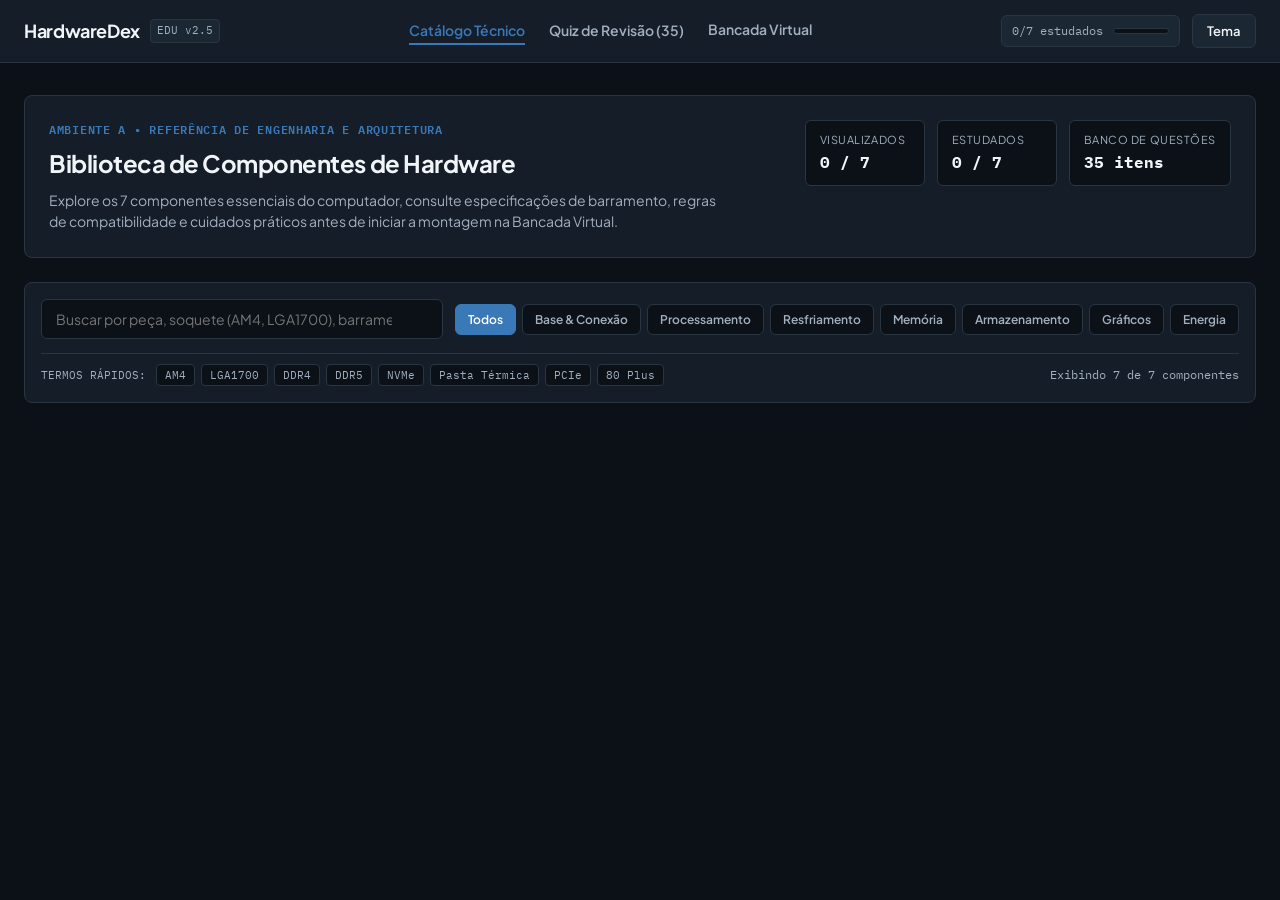
<file: index.html>
<!doctype html>
<html lang="pt-BR" class="dark">
  <head>
    <meta charset="UTF-8" />
    <meta name="viewport" content="width=device-width, initial-scale=1.0" />
    <title>HardwareDex — Plataforma Educacional de Hardware</title>
    <meta name="description" content="Plataforma educacional interativa de hardware com Biblioteca Técnica de Componentes e Bancada Virtual de Montagem e Diagnóstico de Computadores." />
    <meta property="og:title" content="HardwareDex — Plataforma Educacional de Hardware" />
    <meta property="og:description" content="Plataforma educacional interativa de hardware com Biblioteca Técnica de Componentes e Bancada Virtual de Montagem e Diagnóstico de Computadores." />
    <meta property="og:type" content="website" />
    <meta name="twitter:card" content="summary_large_image" />
    <link rel="preconnect" href="https://fonts.googleapis.com" />
    <link rel="preconnect" href="https://fonts.gstatic.com" crossorigin />
    <link href="https://fonts.googleapis.com/css2?family=IBM+Plex+Mono:wght@400;500;600&family=Plus+Jakarta+Sans:wght@400;500;600;700&display=swap" rel="stylesheet" />
  </head>
  <body class="bg-[#F8FAFC] dark:bg-[#0C1118] text-[#0F172A] dark:text-[#F2F5F8] antialiased selection:bg-[#3979B7]/30">
    <div id="root"></div>
    <script type="module" src="./src/main.tsx" onerror="window.location.replace('./biblioteca.html')"></script>
    <script>
      window.addEventListener('load', function () {
        setTimeout(function () {
          var root = document.getElementById('root');
          if (!window.__HARDWAREDEX_VITE_ACTIVE__ && (!root || !root.hasChildNodes())) {
            window.location.replace('./biblioteca.html');
          }
        }, 400);
      });
    </script>
  </body>
</html>
</file>
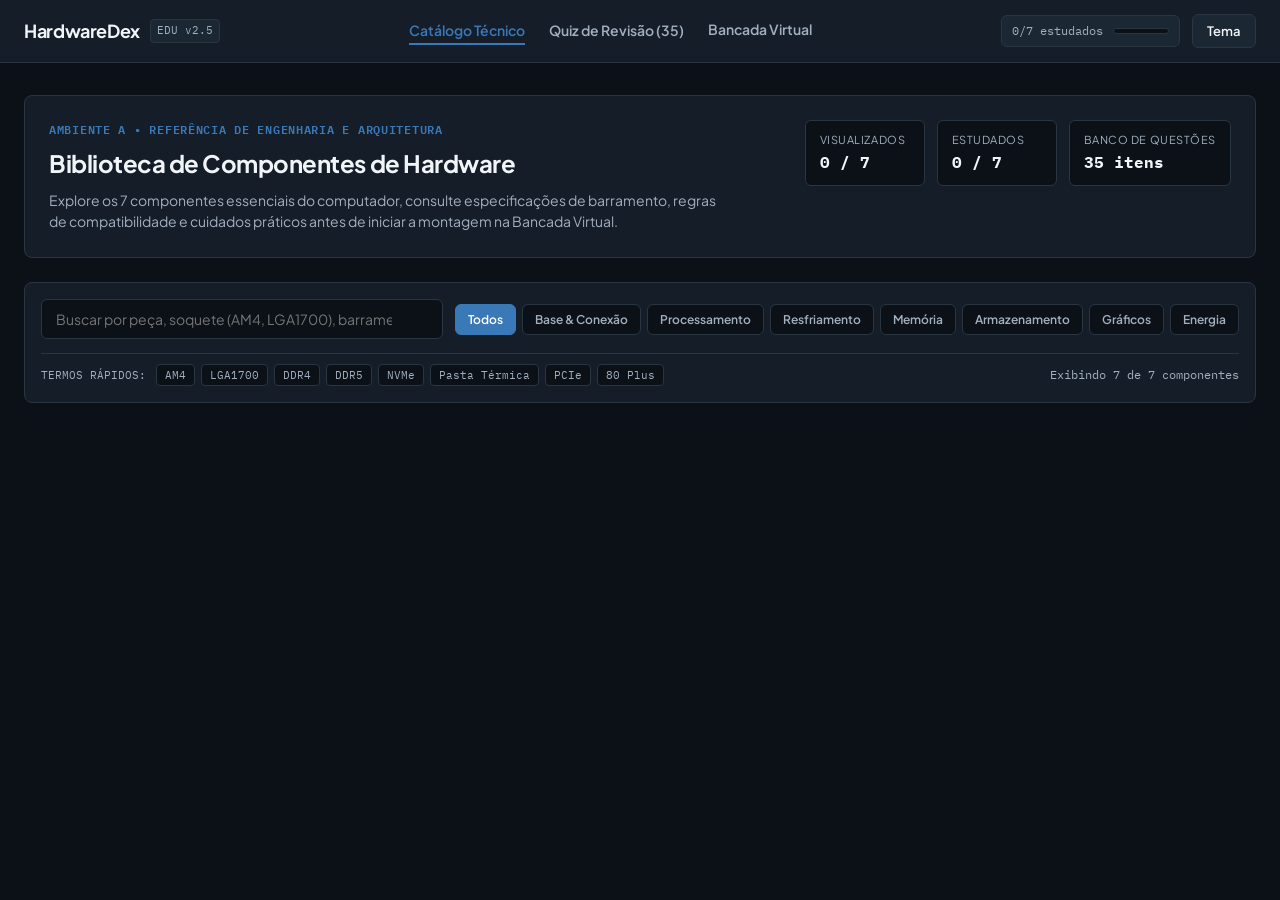
<file: biblioteca.html>
<!DOCTYPE html>
<html lang="pt-BR" class="dark">
<head>
  <meta charset="UTF-8" />
  <meta name="viewport" content="width=device-width, initial-scale=1.0" />
  <title>HardwareDex — Biblioteca Técnica de Hardware</title>
  <meta name="description" content="Catálogo educacional interativo de componentes de hardware, fichas técnicas e quiz de 35 questões do projeto HardwareDex." />
  <link rel="preconnect" href="https://fonts.googleapis.com" />
  <link rel="preconnect" href="https://fonts.gstatic.com" crossorigin />
  <link href="https://fonts.googleapis.com/css2?family=IBM+Plex+Mono:wght@400;500;600&family=Plus+Jakarta+Sans:wght@400;500;600;700&display=swap" rel="stylesheet" />
  <style>
    :root {
      --bg: #F8FAFC;
      --surface: #FFFFFF;
      --surface-elevated: #F1F5F9;
      --primary: #2563EB;
      --primary-hover: #1D4ED8;
      --text: #0F172A;
      --text-secondary: #475569;
      --border: #E2E8F0;
      --success: #10B981;
      --warning: #F59E0B;
      --error: #EF4444;
      --font-sans: 'Plus Jakarta Sans', -apple-system, BlinkMacSystemFont, 'Segoe UI', sans-serif;
      --font-mono: 'IBM Plex Mono', monospace;
    }

    html.dark {
      --bg: #0C1118;
      --surface: #151D28;
      --surface-elevated: #1C2734;
      --primary: #3979B7;
      --primary-hover: #5397D1;
      --text: #F2F5F8;
      --text-secondary: #A2AFBE;
      --border: #2A3542;
    }

    * { box-sizing: border-box; margin: 0; padding: 0; }

    body {
      font-family: var(--font-sans);
      background-color: var(--bg);
      color: var(--text);
      min-height: 100vh;
      display: flex;
      flex-direction: column;
      line-height: 1.55;
      overflow-x: hidden;
    }

    :focus-visible {
      outline: 2px solid var(--primary);
      outline-offset: 2px;
    }

    @media (prefers-reduced-motion: reduce) {
      *, *::before, *::after {
        animation-duration: 0.01ms !important;
        animation-iteration-count: 1 !important;
        transition-duration: 0.01ms !important;
        scroll-behavior: auto !important;
      }
    }

    /* Header (3 Zones) */
    .topbar {
      background: var(--surface);
      border-bottom: 1px solid var(--border);
      padding: 0.875rem 1.5rem;
      position: sticky;
      top: 0;
      z-index: 40;
    }

    .topbar-inner {
      max-width: 1280px;
      margin: 0 auto;
      display: flex;
      align-items: center;
      justify-content: space-between;
      gap: 1.25rem;
      flex-wrap: wrap;
    }

    .brand-group {
      display: flex;
      align-items: center;
      gap: 0.625rem;
    }

    .brand {
      font-size: 1.125rem;
      font-weight: 700;
      color: var(--text);
      text-decoration: none;
      letter-spacing: -0.02em;
    }

    .brand-tag {
      font-family: var(--font-mono);
      font-size: 0.6875rem;
      color: var(--text-secondary);
      border: 1px solid var(--border);
      background: var(--surface-elevated);
      padding: 0.125rem 0.375rem;
      border-radius: 4px;
    }

    .nav-links {
      display: flex;
      align-items: center;
      gap: 1.5rem;
    }

    .nav-link {
      font-size: 0.875rem;
      font-weight: 600;
      color: var(--text-secondary);
      text-decoration: none;
      padding: 0.25rem 0;
      border-bottom: 2px solid transparent;
      transition: color 0.15s, border-color 0.15s;
      white-space: nowrap;
      background: none;
      border-top: none;
      border-left: none;
      border-right: none;
      cursor: pointer;
      font-family: inherit;
    }

    .nav-link:hover { color: var(--text); }
    .nav-link.active {
      color: var(--primary);
      border-bottom-color: var(--primary);
    }

    .topbar-actions {
      display: flex;
      align-items: center;
      gap: 0.75rem;
    }

    .progress-pill {
      display: flex;
      align-items: center;
      gap: 0.625rem;
      font-size: 0.75rem;
      color: var(--text-secondary);
      font-family: var(--font-mono);
      font-variant-numeric: tabular-nums;
      background: var(--surface-elevated);
      padding: 0.375rem 0.625rem;
      border-radius: 6px;
      border: 1px solid var(--border);
    }

    .progress-bar-wrap {
      width: 56px;
      height: 6px;
      background: var(--bg);
      border-radius: 3px;
      overflow: hidden;
      border: 1px solid var(--border);
    }

    .progress-bar-fill {
      height: 100%;
      background: var(--success);
      transition: width 0.25s ease;
    }

    .btn {
      display: inline-flex;
      align-items: center;
      justify-content: center;
      gap: 0.5rem;
      padding: 0.5rem 0.875rem;
      font-size: 0.8125rem;
      font-weight: 600;
      border-radius: 6px;
      border: 1px solid var(--border);
      background: var(--surface-elevated);
      color: var(--text);
      cursor: pointer;
      text-decoration: none;
      transition: background 0.15s, border-color 0.15s, color 0.15s;
      font-family: inherit;
      white-space: nowrap;
    }

    .btn:hover:not(:disabled) {
      border-color: var(--primary);
    }

    .btn:disabled {
      opacity: 0.45;
      cursor: not-allowed;
    }

    .btn-primary {
      background: var(--primary);
      border-color: var(--primary);
      color: #FFFFFF;
    }

    .btn-primary:hover:not(:disabled) {
      background: var(--primary-hover);
      border-color: var(--primary-hover);
    }

    .btn-success {
      background: rgba(16, 185, 129, 0.12);
      border-color: rgba(16, 185, 129, 0.4);
      color: var(--success);
    }

    .main-container {
      max-width: 1280px;
      width: 100%;
      margin: 0 auto;
      padding: 2rem 1.5rem 4rem;
      flex: 1;
    }

    /* Hero Banner */
    .hero-panel {
      background: var(--surface);
      border: 1px solid var(--border);
      border-radius: 8px;
      padding: 1.5rem;
      margin-bottom: 1.5rem;
      display: flex;
      justify-content: space-between;
      align-items: flex-start;
      gap: 1.5rem;
      flex-wrap: wrap;
    }

    .hero-eyebrow {
      font-family: var(--font-mono);
      font-size: 0.75rem;
      text-transform: uppercase;
      letter-spacing: 0.06em;
      color: var(--primary);
      margin-bottom: 0.375rem;
      font-weight: 600;
    }

    .hero-title {
      font-size: 1.5rem;
      font-weight: 700;
      letter-spacing: -0.02em;
      margin-bottom: 0.5rem;
    }

    .hero-subtitle {
      font-size: 0.875rem;
      color: var(--text-secondary);
      max-width: 68ch;
    }

    .stats-row {
      display: flex;
      gap: 0.75rem;
      flex-wrap: wrap;
    }

    .stat-card {
      background: var(--bg);
      border: 1px solid var(--border);
      border-radius: 6px;
      padding: 0.625rem 0.875rem;
      min-width: 120px;
    }

    .stat-label {
      font-size: 0.6875rem;
      text-transform: uppercase;
      letter-spacing: 0.05em;
      color: var(--text-secondary);
      display: block;
    }

    .stat-value {
      font-family: var(--font-mono);
      font-size: 1rem;
      font-weight: 700;
      font-variant-numeric: tabular-nums;
      margin-top: 0.125rem;
      display: block;
    }

    /* Controls Bar */
    .controls-panel {
      background: var(--surface);
      border: 1px solid var(--border);
      border-radius: 8px;
      padding: 1rem;
      margin-bottom: 1.5rem;
      display: flex;
      flex-direction: column;
      gap: 0.875rem;
    }

    .controls-top {
      display: flex;
      gap: 0.75rem;
      flex-wrap: wrap;
      align-items: center;
      justify-content: space-between;
    }

    .search-box {
      position: relative;
      flex: 1 1 300px;
    }

    .search-input {
      width: 100%;
      padding: 0.625rem 2.25rem 0.625rem 0.875rem;
      font-size: 0.875rem;
      border-radius: 6px;
      border: 1px solid var(--border);
      background: var(--bg);
      color: var(--text);
      font-family: inherit;
    }

    .search-clear {
      position: absolute;
      right: 0.5rem;
      top: 50%;
      transform: translateY(-50%);
      background: none;
      border: none;
      color: var(--text-secondary);
      cursor: pointer;
      padding: 0.25rem;
      font-size: 0.875rem;
      display: none;
    }

    .filter-group {
      display: flex;
      gap: 0.375rem;
      flex-wrap: wrap;
    }

    .filter-btn {
      padding: 0.4375rem 0.75rem;
      font-size: 0.75rem;
      font-weight: 600;
      border-radius: 6px;
      border: 1px solid var(--border);
      background: var(--bg);
      color: var(--text-secondary);
      cursor: pointer;
      transition: all 0.15s;
      font-family: inherit;
    }

    .filter-btn:hover {
      color: var(--text);
      border-color: var(--primary);
    }

    .filter-btn.active {
      background: var(--primary);
      border-color: var(--primary);
      color: #FFFFFF;
    }

    .controls-bottom {
      display: flex;
      align-items: center;
      justify-content: space-between;
      gap: 0.75rem;
      flex-wrap: wrap;
      padding-top: 0.625rem;
      border-top: 1px solid var(--border);
    }

    .quick-terms {
      display: flex;
      align-items: center;
      gap: 0.375rem;
      flex-wrap: wrap;
    }

    .quick-label {
      font-family: var(--font-mono);
      font-size: 0.6875rem;
      text-transform: uppercase;
      color: var(--text-secondary);
      margin-right: 0.25rem;
    }

    .term-btn {
      font-family: var(--font-mono);
      font-size: 0.6875rem;
      padding: 0.1875rem 0.5rem;
      border-radius: 4px;
      border: 1px solid var(--border);
      background: var(--bg);
      color: var(--text-secondary);
      cursor: pointer;
    }

    .term-btn:hover, .term-btn.active {
      border-color: var(--primary);
      color: var(--primary);
    }

    .results-counter {
      font-family: var(--font-mono);
      font-size: 0.75rem;
      color: var(--text-secondary);
      font-variant-numeric: tabular-nums;
    }

    /* Component Grid */
    .catalog-grid {
      display: grid;
      grid-template-columns: repeat(auto-fill, minmax(340px, 1fr));
      gap: 1.25rem;
    }

    .hw-card {
      background: var(--surface);
      border: 1px solid var(--border);
      border-radius: 8px;
      display: flex;
      flex-direction: column;
      overflow: hidden;
      transition: border-color 0.15s;
    }

    .hw-card:hover {
      border-color: var(--primary);
    }

    .hw-card.studied {
      border-color: rgba(16, 185, 129, 0.45);
    }

    .card-media {
      height: 185px;
      background: var(--bg);
      border-bottom: 1px solid var(--border);
      position: relative;
      display: flex;
      align-items: center;
      justify-content: center;
      padding: 1rem;
      overflow: hidden;
    }

    .card-media img {
      max-height: 100%;
      max-width: 100%;
      object-fit: contain;
    }

    .card-svg-fallback {
      width: 100%;
      height: 100%;
      display: flex;
      align-items: center;
      justify-content: center;
    }

    .card-badges-top {
      position: absolute;
      top: 0.625rem;
      left: 0.625rem;
      right: 0.625rem;
      display: flex;
      justify-content: space-between;
      align-items: center;
      gap: 0.5rem;
      pointer-events: none;
    }

    .badge-cat {
      font-family: var(--font-mono);
      font-size: 0.6875rem;
      font-weight: 600;
      padding: 0.1875rem 0.5rem;
      border-radius: 4px;
      background: var(--surface);
      border: 1px solid var(--border);
      color: var(--text-secondary);
    }

    .badge-status {
      font-family: var(--font-mono);
      font-size: 0.6875rem;
      font-weight: 600;
      padding: 0.1875rem 0.5rem;
      border-radius: 4px;
      border: 1px solid var(--border);
      background: var(--surface);
      color: var(--text-secondary);
    }

    .badge-status.studied {
      background: rgba(16, 185, 129, 0.15);
      border-color: rgba(16, 185, 129, 0.4);
      color: var(--success);
    }

    .badge-status.viewed {
      background: rgba(57, 121, 183, 0.15);
      border-color: rgba(57, 121, 183, 0.4);
      color: var(--primary);
    }

    .card-body {
      padding: 1.25rem;
      display: flex;
      flex-direction: column;
      flex: 1;
      gap: 0.75rem;
    }

    .card-title {
      font-size: 1.0625rem;
      font-weight: 700;
      color: var(--text);
    }

    .card-summary {
      font-size: 0.84375rem;
      color: var(--text-secondary);
      display: -webkit-box;
      -webkit-line-clamp: 3;
      -webkit-box-orient: vertical;
      overflow: hidden;
    }

    .card-analogy {
      background: var(--bg);
      border-left: 3px solid var(--primary);
      padding: 0.5rem 0.75rem;
      border-radius: 0 4px 4px 0;
      font-size: 0.78125rem;
      color: var(--text-secondary);
    }

    .card-analogy strong {
      color: var(--text);
      font-family: var(--font-mono);
      font-size: 0.6875rem;
      text-transform: uppercase;
      display: block;
      margin-bottom: 0.125rem;
    }

    .card-actions {
      margin-top: auto;
      padding-top: 0.875rem;
      border-top: 1px solid var(--border);
      display: flex;
      gap: 0.5rem;
    }

    .card-actions .btn {
      flex: 1;
    }

    /* Empty State */
    .empty-state {
      background: var(--surface);
      border: 1px solid var(--border);
      border-radius: 8px;
      padding: 3rem 1.5rem;
      text-align: center;
      display: none;
    }

    .empty-state h3 {
      font-size: 1.125rem;
      margin-bottom: 0.375rem;
    }

    .empty-state p {
      font-size: 0.875rem;
      color: var(--text-secondary);
      margin-bottom: 1rem;
    }

    /* Modal Datasheet */
    .modal-backdrop {
      position: fixed;
      inset: 0;
      background: rgba(6, 10, 15, 0.78);
      z-index: 60;
      display: none;
      align-items: center;
      justify-content: center;
      padding: 1rem;
    }

    .modal-backdrop.open {
      display: flex;
    }

    .modal-dialog {
      background: var(--surface);
      border: 1px solid var(--border);
      border-radius: 8px;
      max-width: 900px;
      width: 100%;
      max-height: 90vh;
      display: flex;
      flex-direction: column;
      overflow: hidden;
    }

    .modal-header {
      padding: 1.125rem 1.5rem;
      border-bottom: 1px solid var(--border);
      display: flex;
      align-items: center;
      justify-content: space-between;
      gap: 1rem;
      background: var(--surface-elevated);
    }

    .modal-body {
      padding: 1.5rem;
      overflow-y: auto;
      display: flex;
      flex-direction: column;
      gap: 1.25rem;
    }

    .modal-hero {
      display: grid;
      grid-template-columns: 240px 1fr;
      gap: 1.25rem;
      background: var(--bg);
      border: 1px solid var(--border);
      border-radius: 8px;
      padding: 1rem;
      align-items: center;
    }

    .modal-media {
      height: 170px;
      display: flex;
      align-items: center;
      justify-content: center;
      background: var(--surface);
      border: 1px solid var(--border);
      border-radius: 6px;
      padding: 0.75rem;
    }

    .modal-media img {
      max-width: 100%;
      max-height: 100%;
      object-fit: contain;
    }

    .modal-grid {
      display: grid;
      grid-template-columns: repeat(auto-fit, minmax(260px, 1fr));
      gap: 1rem;
    }

    .info-box {
      background: var(--bg);
      border: 1px solid var(--border);
      border-radius: 6px;
      padding: 1rem;
    }

    .info-box h4 {
      font-family: var(--font-mono);
      font-size: 0.75rem;
      text-transform: uppercase;
      letter-spacing: 0.05em;
      color: var(--primary);
      margin-bottom: 0.625rem;
    }

    .info-list {
      list-style: none;
      display: flex;
      flex-direction: column;
      gap: 0.4375rem;
      font-size: 0.84375rem;
      color: var(--text-secondary);
    }

    .info-list li {
      position: relative;
      padding-left: 0.875rem;
    }

    .info-list li::before {
      content: "•";
      position: absolute;
      left: 0;
      color: var(--primary);
      font-weight: bold;
    }

    .modal-footer {
      padding: 1rem 1.5rem;
      border-top: 1px solid var(--border);
      background: var(--surface-elevated);
      display: flex;
      align-items: center;
      justify-content: space-between;
      gap: 1rem;
      flex-wrap: wrap;
    }

    /* Quiz View */
    .quiz-section {
      display: none;
      max-width: 820px;
      margin: 0 auto;
    }

    .quiz-section.active {
      display: block;
    }

    .quiz-card {
      background: var(--surface);
      border: 1px solid var(--border);
      border-radius: 8px;
      padding: 1.5rem;
      margin-bottom: 1.25rem;
    }

    .option-btn {
      width: 100%;
      text-align: left;
      padding: 0.875rem 1rem;
      border-radius: 6px;
      border: 1px solid var(--border);
      background: var(--bg);
      color: var(--text);
      font-size: 0.875rem;
      font-family: inherit;
      cursor: pointer;
      display: flex;
      align-items: flex-start;
      gap: 0.75rem;
      transition: border-color 0.15s, background 0.15s;
    }

    .option-btn:hover:not(:disabled) {
      border-color: var(--primary);
    }

    .option-btn.selected {
      border-color: var(--primary);
      background: rgba(57, 121, 183, 0.14);
    }

    .option-btn.correct {
      border-color: var(--success);
      background: rgba(16, 185, 129, 0.14);
    }

    .option-btn.wrong {
      border-color: var(--error);
      background: rgba(239, 68, 68, 0.14);
    }

    .option-letter {
      font-family: var(--font-mono);
      font-size: 0.75rem;
      font-weight: 700;
      width: 24px;
      height: 24px;
      border-radius: 4px;
      border: 1px solid var(--border);
      display: inline-flex;
      align-items: center;
      justify-content: center;
      flex-shrink: 0;
      text-transform: uppercase;
    }

    .feedback-panel {
      margin-top: 1rem;
      padding: 1rem;
      border-radius: 6px;
      border: 1px solid var(--border);
      background: var(--bg);
      font-size: 0.84375rem;
    }

    .feedback-panel.correct {
      border-color: rgba(16, 185, 129, 0.45);
      background: rgba(16, 185, 129, 0.08);
    }

    .feedback-panel.wrong {
      border-color: rgba(239, 68, 68, 0.45);
      background: rgba(239, 68, 68, 0.08);
    }

    @media (max-width: 720px) {
      .modal-hero {
        grid-template-columns: 1fr;
      }
      .catalog-grid {
        grid-template-columns: 1fr;
      }
    }
  </style>
</head>
<body>
  <!-- Header 3 Zones -->
  <header class="topbar">
    <div class="topbar-inner">
      <div class="brand-group">
        <a href="./biblioteca.html" class="brand">HardwareDex</a>
        <span class="brand-tag">EDU v2.5</span>
      </div>

      <nav class="nav-links" aria-label="Navegação Principal">
        <button type="button" class="nav-link active" id="navCatalogBtn">Catálogo Técnico</button>
        <button type="button" class="nav-link" id="navQuizBtn">Quiz de Revisão (35)</button>
        <a href="./ferramenta.html" class="nav-link">Bancada Virtual</a>
      </nav>

      <div class="topbar-actions">
        <div class="progress-pill" title="Componentes visualizados e estudados">
          <span id="progressText">0/7 estudados</span>
          <div class="progress-bar-wrap" aria-hidden="true">
            <div class="progress-bar-fill" id="progressBarFill" style="width: 0%"></div>
          </div>
        </div>
        <button type="button" class="btn" id="themeToggleBtn" aria-label="Alternar tema claro ou escuro">
          Tema
        </button>
      </div>
    </div>
  </header>

  <main class="main-container">
    <!-- CATALOG SECTION -->
    <section id="catalogSection">
      <div class="hero-panel">
        <div>
          <p class="hero-eyebrow">Ambiente A • Referência de Engenharia e Arquitetura</p>
          <h1 class="hero-title">Biblioteca de Componentes de Hardware</h1>
          <p class="hero-subtitle">
            Explore os 7 componentes essenciais do computador, consulte especificações de barramento, regras de compatibilidade e cuidados práticos antes de iniciar a montagem na Bancada Virtual.
          </p>
        </div>
        <div class="stats-row">
          <div class="stat-card">
            <span class="stat-label">Visualizados</span>
            <span class="stat-value" id="statViewedCount">0 / 7</span>
          </div>
          <div class="stat-card">
            <span class="stat-label">Estudados</span>
            <span class="stat-value" id="statStudiedCount">0 / 7</span>
          </div>
          <div class="stat-card">
            <span class="stat-label">Banco de Questões</span>
            <span class="stat-value">35 itens</span>
          </div>
        </div>
      </div>

      <!-- Search and Filters -->
      <div class="controls-panel" role="search" aria-label="Filtros e busca técnica">
        <div class="controls-top">
          <div class="search-box">
            <input
              type="search"
              id="searchInput"
              class="search-input"
              placeholder="Buscar por peça, soquete (AM4, LGA1700), barramento (PCIe, NVMe, DDR4)..."
              aria-label="Buscar componente por nome, função ou termo técnico"
            />
            <button type="button" id="searchClearBtn" class="search-clear" aria-label="Limpar busca">✕</button>
          </div>
          <div class="filter-group" id="categoryFilters" role="group" aria-label="Filtrar por categoria">
            <button type="button" class="filter-btn active" data-category="Todos">Todos</button>
            <button type="button" class="filter-btn" data-category="Base & Conexão">Base & Conexão</button>
            <button type="button" class="filter-btn" data-category="Processamento">Processamento</button>
            <button type="button" class="filter-btn" data-category="Resfriamento">Resfriamento</button>
            <button type="button" class="filter-btn" data-category="Memória">Memória</button>
            <button type="button" class="filter-btn" data-category="Armazenamento">Armazenamento</button>
            <button type="button" class="filter-btn" data-category="Gráficos">Gráficos</button>
            <button type="button" class="filter-btn" data-category="Energia">Energia</button>
          </div>
        </div>

        <div class="controls-bottom">
          <div class="quick-terms">
            <span class="quick-label">Termos rápidos:</span>
            <button type="button" class="term-btn" data-term="AM4">AM4</button>
            <button type="button" class="term-btn" data-term="LGA1700">LGA1700</button>
            <button type="button" class="term-btn" data-term="DDR4">DDR4</button>
            <button type="button" class="term-btn" data-term="DDR5">DDR5</button>
            <button type="button" class="term-btn" data-term="NVMe">NVMe</button>
            <button type="button" class="term-btn" data-term="Pasta Térmica">Pasta Térmica</button>
            <button type="button" class="term-btn" data-term="PCIe">PCIe</button>
            <button type="button" class="term-btn" data-term="80 Plus">80 Plus</button>
          </div>
          <span class="results-counter" id="resultsCounter" aria-live="polite">Exibindo 7 de 7 componentes</span>
        </div>
      </div>

      <!-- Cards Grid -->
      <div class="catalog-grid" id="catalogGrid"></div>

      <!-- Empty State -->
      <div class="empty-state" id="emptyState">
        <h3>Nenhum componente encontrado</h3>
        <p id="emptyStateText">Não encontramos correspondências para os filtros selecionados.</p>
        <button type="button" class="btn btn-primary" id="resetFiltersBtn">Limpar busca e filtros</button>
      </div>
    </section>

    <!-- QUIZ SECTION (35 QUESTIONS) -->
    <section id="quizSection" class="quiz-section" aria-label="Quiz Técnico de Hardware">
      <div id="quizContainer"></div>
    </section>
  </main>

  <!-- ACCESSIBLE DATASHEET MODAL -->
  <div class="modal-backdrop" id="datasheetModal" role="dialog" aria-modal="true" aria-labelledby="modalTitle">
    <div class="modal-dialog" id="modalDialog">
      <div class="modal-header">
        <div>
          <span class="badge-cat" id="modalCategory">Categoria</span>
          <h2 id="modalTitle" style="font-size: 1.25rem; font-weight: 700; margin-top: 0.25rem;">Nome do Componente</h2>
        </div>
        <button type="button" class="btn" id="modalCloseBtn" aria-label="Fechar ficha técnica (Esc)">Fechar (Esc)</button>
      </div>

      <div class="modal-body" id="modalBody"></div>

      <div class="modal-footer">
        <div style="display: flex; align-items: center; gap: 0.75rem; flex-wrap: wrap;">
          <button type="button" class="btn" id="modalToggleStudiedBtn">Marcar como Estudado</button>
          <span id="modalProgressHint" style="font-size: 0.75rem; color: var(--text-secondary);"></span>
        </div>
        <div style="display: flex; gap: 0.5rem;">
          <a href="./ferramenta.html" class="btn btn-primary" id="modalWorkbenchLink">Inspecionar na Bancada Virtual →</a>
        </div>
      </div>
    </div>
  </div>

  <script src="./hardwaredex-standalone.js"></script>
  <script>
    (function () {
      var dataStore = window.HardwareDexData || { COMPONENTS: [], QUIZ_QUESTIONS: [], normalizeSearchText: function (s) { return String(s || '').toLowerCase(); } };
      var COMPONENTS = dataStore.COMPONENTS;
      var QUIZ_QUESTIONS = dataStore.QUIZ_QUESTIONS;
      var normalizeSearchText = dataStore.normalizeSearchText;

      // Safe localStorage helpers
      function readSafeArray(key) {
        try {
          var raw = localStorage.getItem(key);
          if (!raw) return [];
          var parsed = JSON.parse(raw);
          if (!Array.isArray(parsed)) return [];
          return parsed.filter(function (item) { return typeof item === 'string'; });
        } catch (e) {
          return [];
        }
      }

      function saveSafeArray(key, arr) {
        try {
          localStorage.setItem(key, JSON.stringify(arr));
        } catch (e) {}
      }

      function readQuizHistory() {
        try {
          var raw = localStorage.getItem('hardwaredex_quiz_history');
          if (!raw) return [];
          var parsed = JSON.parse(raw);
          return Array.isArray(parsed) ? parsed : [];
        } catch (e) {
          return [];
        }
      }

      var viewedIds = readSafeArray('hardwaredex_viewed');
      var studiedIds = readSafeArray('hardwaredex_studied');
      var quizHistory = readQuizHistory();

      // Theme setup
      var currentTheme = localStorage.getItem('hardwaredex_theme') || 'dark';
      function applyTheme(t) {
        currentTheme = t;
        if (t === 'dark') {
          document.documentElement.classList.add('dark');
        } else {
          document.documentElement.classList.remove('dark');
        }
        try { localStorage.setItem('hardwaredex_theme', t); } catch (e) {}
      }
      applyTheme(currentTheme);

      document.getElementById('themeToggleBtn').addEventListener('click', function () {
        applyTheme(currentTheme === 'dark' ? 'light' : 'dark');
      });

      // State
      var activeCategory = 'Todos';
      var searchQuery = '';
      var activeModalComponentId = null;
      var lastFocusedTrigger = null;

      // Quiz state
      var quizStage = 'setup'; // 'setup' | 'active' | 'summary'
      var quizComponentFilter = 'all';
      var quizQuestionsPool = [];
      var quizCurrentIndex = 0;
      var quizSelectedOption = null;
      var quizIsConfirmed = false;
      var quizAnswersLog = [];

      // Progress UI update
      function updateProgressUI() {
        var total = COMPONENTS.length || 7;
        var vCount = viewedIds.length;
        var sCount = studiedIds.length;
        var pct = Math.round((sCount / total) * 100);

        document.getElementById('progressText').textContent = sCount + '/' + total + ' estudados';
        document.getElementById('progressBarFill').style.width = pct + '%';
        document.getElementById('statViewedCount').textContent = vCount + ' / ' + total;
        document.getElementById('statStudiedCount').textContent = sCount + ' / ' + total;
      }

      function markViewed(id) {
        if (viewedIds.indexOf(id) === -1) {
          viewedIds.push(id);
          saveSafeArray('hardwaredex_viewed', viewedIds);
          updateProgressUI();
          renderCatalog();
        }
      }

      function toggleStudied(id) {
        var idx = studiedIds.indexOf(id);
        if (idx === -1) {
          studiedIds.push(id);
          if (viewedIds.indexOf(id) === -1) {
            viewedIds.push(id);
            saveSafeArray('hardwaredex_viewed', viewedIds);
          }
        } else {
          studiedIds.splice(idx, 1);
        }
        saveSafeArray('hardwaredex_studied', studiedIds);
        updateProgressUI();
        renderCatalog();
        if (activeModalComponentId === id) {
          updateModalFooterState(id);
        }
      }

      // Filtering logic
      function getFilteredComponents() {
        var q = normalizeSearchText(searchQuery.trim());
        return COMPONENTS.filter(function (comp) {
          var matchesCat = activeCategory === 'Todos' || comp.category === activeCategory;
          if (!matchesCat) return false;
          if (!q) return true;
          var haystack = [
            comp.name,
            comp.category,
            comp.summary,
            comp.whatIsIt,
            comp.howItWorks,
            comp.analogy,
            (comp.searchKeywords || []).join(' '),
            (comp.characteristics || []).join(' '),
            (comp.compatibility || []).join(' '),
            (comp.commonErrors || []).join(' '),
            (comp.bestPractices || []).join(' ')
          ].join(' ');
          return normalizeSearchText(haystack).indexOf(q) !== -1;
        });
      }

      // Render Catalog
      function renderCatalog() {
        var grid = document.getElementById('catalogGrid');
        var emptyState = document.getElementById('emptyState');
        var counter = document.getElementById('resultsCounter');
        var clearBtn = document.getElementById('searchClearBtn');

        clearBtn.style.display = searchQuery.length > 0 ? 'block' : 'none';

        var filtered = getFilteredComponents();
        counter.textContent = 'Exibindo ' + filtered.length + ' de ' + COMPONENTS.length + ' componentes';

        // Sync quick term buttons
        var termBtns = document.querySelectorAll('.term-btn');
        termBtns.forEach(function (btn) {
          var t = btn.getAttribute('data-term') || '';
          if (normalizeSearchText(searchQuery) === normalizeSearchText(t) && searchQuery !== '') {
            btn.classList.add('active');
          } else {
            btn.classList.remove('active');
          }
        });

        if (filtered.length === 0) {
          grid.innerHTML = '';
          emptyState.style.display = 'block';
          return;
        }

        emptyState.style.display = 'none';
        grid.innerHTML = filtered.map(function (comp) {
          var isStudied = studiedIds.indexOf(comp.id) !== -1;
          var isViewed = viewedIds.indexOf(comp.id) !== -1;
          var statusClass = isStudied ? 'studied' : (isViewed ? 'viewed' : '');
          var statusLabel = isStudied ? '✓ Estudado' : (isViewed ? 'Visualizado' : 'Pendente');
          var svgFallback = window.HardwareDexSVG ? window.HardwareDexSVG.getComponentSVG(comp.id) : '';

          return (
            '<article class="hw-card ' + (isStudied ? 'studied' : '') + '" data-id="' + comp.id + '">' +
              '<div class="card-media">' +
                '<div class="card-badges-top">' +
                  '<span class="badge-cat">' + comp.category + '</span>' +
                  '<span class="badge-status ' + statusClass + '">' + statusLabel + '</span>' +
                '</div>' +
                '<img src="' + comp.image + '" alt="' + comp.name + '" onerror="this.style.display=\'none\'; this.nextElementSibling.style.display=\'flex\';" />' +
                '<div class="card-svg-fallback" style="display:none;">' + svgFallback + '</div>' +
              '</div>' +
              '<div class="card-body">' +
                '<h2 class="card-title">' + comp.name + '</h2>' +
                '<p class="card-summary">' + comp.summary + '</p>' +
                '<div class="card-analogy">' +
                  '<strong>Analogia Didática</strong>' +
                  comp.analogy +
                '</div>' +
                '<div class="card-actions">' +
                  '<button type="button" class="btn btn-primary open-datasheet-btn" data-id="' + comp.id + '">Abrir Ficha Técnica</button>' +
                  '<button type="button" class="btn ' + (isStudied ? 'btn-success' : '') + ' toggle-studied-btn" data-id="' + comp.id + '" title="' + (isStudied ? 'Desmarcar como estudado' : 'Marcar como estudado') + '">' +
                    (isStudied ? '✓ Estudado' : 'Marcar Estudado') +
                  '</button>' +
                '</div>' +
              '</div>' +
            '</article>'
          );
        }).join('');

        // Attach card event listeners
        grid.querySelectorAll('.open-datasheet-btn').forEach(function (btn) {
          btn.addEventListener('click', function (e) {
            var id = btn.getAttribute('data-id');
            openDatasheetModal(id, e.currentTarget);
          });
        });

        grid.querySelectorAll('.toggle-studied-btn').forEach(function (btn) {
          btn.addEventListener('click', function () {
            var id = btn.getAttribute('data-id');
            toggleStudied(id);
          });
        });
      }

      // Modal Datasheet
      function updateModalFooterState(id) {
        var isStudied = studiedIds.indexOf(id) !== -1;
        var btn = document.getElementById('modalToggleStudiedBtn');
        var hint = document.getElementById('modalProgressHint');
        if (isStudied) {
          btn.textContent = '✓ Estudado (Clique para desfazer)';
          btn.className = 'btn btn-success';
          hint.textContent = 'Progresso confirmado pelo estudante.';
        } else {
          btn.textContent = 'Confirmar Estudo Concluído';
          btn.className = 'btn';
          hint.textContent = 'Marcado automaticamente como Visualizado.';
        }
      }

      function openDatasheetModal(id, triggerEl) {
        var comp = COMPONENTS.find(function (c) { return c.id === id; });
        if (!comp) return;

        if (triggerEl) lastFocusedTrigger = triggerEl;
        activeModalComponentId = id;
        markViewed(id);

        document.getElementById('modalCategory').textContent = comp.category;
        document.getElementById('modalTitle').textContent = comp.name;
        document.getElementById('modalWorkbenchLink').href = './ferramenta.html?highlight=' + encodeURIComponent(comp.id);

        var svgFallback = window.HardwareDexSVG ? window.HardwareDexSVG.getComponentSVG(comp.id) : '';
        var relatedButtons = (comp.relatedIds || []).map(function (relId) {
          var relComp = COMPONENTS.find(function (c) { return c.id === relId; });
          if (!relComp) return '';
          return '<button type="button" class="btn related-comp-btn" data-id="' + relComp.id + '">' + relComp.name + ' →</button>';
        }).join(' ');

        var bodyHtml =
          '<div class="modal-hero">' +
            '<div class="modal-media">' +
              '<img src="' + comp.image + '" alt="' + comp.name + '" onerror="this.style.display=\'none\'; this.nextElementSibling.style.display=\'flex\';" />' +
              '<div class="card-svg-fallback" style="display:none;">' + svgFallback + '</div>' +
            '</div>' +
            '<div>' +
              '<h3 style="font-size:1rem; font-weight:700; margin-bottom:0.375rem;">O que é e Função Principal</h3>' +
              '<p style="font-size:0.875rem; color:var(--text-secondary); margin-bottom:0.75rem;">' + comp.whatIsIt + '</p>' +
              '<h4 style="font-family:var(--font-mono); font-size:0.75rem; text-transform:uppercase; color:var(--primary); margin-bottom:0.25rem;">Como Funciona na Prática</h4>' +
              '<p style="font-size:0.84375rem; color:var(--text-secondary);">' + comp.howItWorks + '</p>' +
            '</div>' +
          '</div>' +
          '<div class="card-analogy">' +
            '<strong>Analogia Didática</strong>' +
            comp.analogy +
          '</div>' +
          '<div class="modal-grid">' +
            '<div class="info-box">' +
              '<h4>Especificações e Características</h4>' +
              '<ul class="info-list">' + comp.characteristics.map(function (i) { return '<li>' + i + '</li>'; }).join('') + '</ul>' +
            '</div>' +
            '<div class="info-box">' +
              '<h4>Regras de Compatibilidade</h4>' +
              '<ul class="info-list">' + comp.compatibility.map(function (i) { return '<li>' + i + '</li>'; }).join('') + '</ul>' +
            '</div>' +
            '<div class="info-box">' +
              '<h4>Erros Comuns de Montagem</h4>' +
              '<ul class="info-list">' + comp.commonErrors.map(function (i) { return '<li>' + i + '</li>'; }).join('') + '</ul>' +
            '</div>' +
            '<div class="info-box">' +
              '<h4>Boas Práticas de Bancada</h4>' +
              '<ul class="info-list">' + comp.bestPractices.map(function (i) { return '<li>' + i + '</li>'; }).join('') + '</ul>' +
            '</div>' +
          '</div>' +
          '<div class="info-box">' +
            '<h4>Curiosidade de Engenharia</h4>' +
            '<p style="font-size:0.84375rem; color:var(--text-secondary);">' + comp.curiosity + '</p>' +
            (relatedButtons ? '<div style="margin-top:0.75rem; display:flex; gap:0.5rem; flex-wrap:wrap; align-items:center;"><span style="font-size:0.75rem; font-family:var(--font-mono); color:var(--text-secondary);">Componentes relacionados:</span>' + relatedButtons + '</div>' : '') +
          '</div>';

        var modalBody = document.getElementById('modalBody');
        modalBody.innerHTML = bodyHtml;

        modalBody.querySelectorAll('.related-comp-btn').forEach(function (btn) {
          btn.addEventListener('click', function () {
            openDatasheetModal(btn.getAttribute('data-id'), null);
          });
        });

        updateModalFooterState(id);

        var backdrop = document.getElementById('datasheetModal');
        backdrop.classList.add('open');
        document.body.style.overflow = 'hidden';
        document.getElementById('modalCloseBtn').focus();
      }

      function closeDatasheetModal() {
        var backdrop = document.getElementById('datasheetModal');
        if (!backdrop.classList.contains('open')) return;
        backdrop.classList.remove('open');
        document.body.style.overflow = '';
        activeModalComponentId = null;
        if (lastFocusedTrigger && typeof lastFocusedTrigger.focus === 'function') {
          lastFocusedTrigger.focus();
        }
      }

      document.getElementById('modalCloseBtn').addEventListener('click', closeDatasheetModal);
      document.getElementById('datasheetModal').addEventListener('click', function (e) {
        if (e.target === document.getElementById('datasheetModal')) {
          closeDatasheetModal();
        }
      });

      document.getElementById('modalToggleStudiedBtn').addEventListener('click', function () {
        if (activeModalComponentId) {
          toggleStudied(activeModalComponentId);
        }
      });

      // Escape & Focus Trap inside Modal
      document.addEventListener('keydown', function (e) {
        var backdrop = document.getElementById('datasheetModal');
        if (!backdrop.classList.contains('open')) return;

        if (e.key === 'Escape') {
          e.preventDefault();
          closeDatasheetModal();
          return;
        }

        if (e.key === 'Tab') {
          var dialog = document.getElementById('modalDialog');
          var focusables = dialog.querySelectorAll('button:not([disabled]), [href], input:not([disabled]), [tabindex]:not([tabindex="-1"])');
          if (focusables.length === 0) return;
          var first = focusables[0];
          var last = focusables[focusables.length - 1];
          if (e.shiftKey && document.activeElement === first) {
            e.preventDefault();
            last.focus();
          } else if (!e.shiftKey && document.activeElement === last) {
            e.preventDefault();
            first.focus();
          }
        }
      });

      // Search & Filter Events
      var searchInput = document.getElementById('searchInput');
      searchInput.addEventListener('input', function (e) {
        searchQuery = e.target.value;
        renderCatalog();
      });

      document.getElementById('searchClearBtn').addEventListener('click', function () {
        searchQuery = '';
        searchInput.value = '';
        renderCatalog();
        searchInput.focus();
      });

      document.getElementById('resetFiltersBtn').addEventListener('click', function () {
        searchQuery = '';
        activeCategory = 'Todos';
        searchInput.value = '';
        document.querySelectorAll('#categoryFilters .filter-btn').forEach(function (b) {
          b.classList.toggle('active', b.getAttribute('data-category') === 'Todos');
        });
        renderCatalog();
      });

      document.querySelectorAll('#categoryFilters .filter-btn').forEach(function (btn) {
        btn.addEventListener('click', function () {
          activeCategory = btn.getAttribute('data-category') || 'Todos';
          document.querySelectorAll('#categoryFilters .filter-btn').forEach(function (b) {
            b.classList.toggle('active', b === btn);
          });
          renderCatalog();
        });
      });

      document.querySelectorAll('.term-btn').forEach(function (btn) {
        btn.addEventListener('click', function () {
          var term = btn.getAttribute('data-term') || '';
          if (normalizeSearchText(searchQuery) === normalizeSearchText(term)) {
            searchQuery = '';
            searchInput.value = '';
          } else {
            searchQuery = term;
            searchInput.value = term;
          }
          renderCatalog();
        });
      });

      // Navigation Switching (Catalog <-> Quiz)
      var navCatalogBtn = document.getElementById('navCatalogBtn');
      var navQuizBtn = document.getElementById('navQuizBtn');
      var catalogSection = document.getElementById('catalogSection');
      var quizSection = document.getElementById('quizSection');

      function showTab(tab) {
        if (tab === 'quiz') {
          catalogSection.style.display = 'none';
          quizSection.classList.add('active');
          navCatalogBtn.classList.remove('active');
          navQuizBtn.classList.add('active');
          renderQuiz();
        } else {
          catalogSection.style.display = 'block';
          quizSection.classList.remove('active');
          navCatalogBtn.classList.add('active');
          navQuizBtn.classList.remove('active');
        }
      }

      navCatalogBtn.addEventListener('click', function () { showTab('catalog'); });
      navQuizBtn.addEventListener('click', function () { showTab('quiz'); });

      // 3-STAGE 35-QUESTION QUIZ ENGINE
      function startQuizSession(filterCompId) {
        quizComponentFilter = filterCompId || 'all';
        quizQuestionsPool = quizComponentFilter === 'all'
          ? QUIZ_QUESTIONS.slice()
          : QUIZ_QUESTIONS.filter(function (q) { return q.componentId === quizComponentFilter; });
        quizCurrentIndex = 0;
        quizSelectedOption = null;
        quizIsConfirmed = false;
        quizAnswersLog = [];
        quizStage = 'active';
        renderQuiz();
      }

      function renderQuiz() {
        var container = document.getElementById('quizContainer');

        if (quizStage === 'setup') {
          var compButtons = COMPONENTS.map(function (c) {
            var count = QUIZ_QUESTIONS.filter(function (q) { return q.componentId === c.id; }).length;
            var isSel = quizComponentFilter === c.id;
            return (
              '<button type="button" class="btn ' + (isSel ? 'btn-primary' : '') + ' quiz-filter-opt" data-filter="' + c.id + '">' +
                c.name + ' (' + count + ')' +
              '</button>'
            );
          }).join('');

          var historyHtml = '';
          if (quizHistory.length > 0) {
            historyHtml =
              '<div class="quiz-card">' +
                '<h3 style="font-size:0.9375rem; font-weight:700; margin-bottom:0.75rem;">Histórico Recente de Avaliações</h3>' +
                '<div style="display:flex; flex-direction:column; gap:0.5rem;">' +
                  quizHistory.slice(0, 5).map(function (h) {
                    return (
                      '<div style="display:flex; justify-content:space-between; font-size:0.8125rem; padding:0.5rem 0.75rem; background:var(--bg); border:1px solid var(--border); border-radius:6px; font-family:var(--font-mono);">' +
                        '<span>' + h.label + ' • ' + h.date + '</span>' +
                        '<strong>' + h.score + '/' + h.total + ' (' + h.percentage + '%)</strong>' +
                      '</div>'
                    );
                  }).join('') +
                '</div>' +
              '</div>';
          }

          container.innerHTML =
            '<div class="quiz-card">' +
              '<p class="hero-eyebrow">Avaliação Formativa de Hardware</p>' +
              '<h2 style="font-size:1.375rem; font-weight:700; margin-bottom:0.5rem;">Banco Técnico de 35 Questões</h2>' +
              '<p style="font-size:0.875rem; color:var(--text-secondary); margin-bottom:1.25rem;">' +
                'Cada questão apresenta 4 alternativas técnicas plausíveis e explicação imediata após confirmação. Escolha avaliar todos os 7 componentes (35 questões) ou focar em um módulo específico (5 questões).' +
              '</p>' +
              '<div style="display:flex; gap:0.5rem; flex-wrap:wrap; margin-bottom:1.5rem;">' +
                '<button type="button" class="btn ' + (quizComponentFilter === 'all' ? 'btn-primary' : '') + ' quiz-filter-opt" data-filter="all">' +
                  'Simulado Completo (' + QUIZ_QUESTIONS.length + ' questões)' +
                '</button>' +
                compButtons +
              '</div>' +
              '<button type="button" class="btn btn-primary" id="startQuizBtn">Iniciar Avaliação →</button>' +
            '</div>' +
            historyHtml;

          container.querySelectorAll('.quiz-filter-opt').forEach(function (btn) {
            btn.addEventListener('click', function () {
              quizComponentFilter = btn.getAttribute('data-filter') || 'all';
              renderQuiz();
            });
          });

          document.getElementById('startQuizBtn').addEventListener('click', function () {
            startQuizSession(quizComponentFilter);
          });
          return;
        }

        if (quizStage === 'active') {
          var q = quizQuestionsPool[quizCurrentIndex];
          var totalQ = quizQuestionsPool.length;
          var compObj = COMPONENTS.find(function (c) { return c.id === q.componentId; });
          var compName = compObj ? compObj.name : q.componentId;

          var optionsHtml = q.options.map(function (opt) {
            var cls = 'option-btn';
            if (quizIsConfirmed) {
              if (opt.id === q.correctOptionId) cls += ' correct';
              else if (opt.id === quizSelectedOption) cls += ' wrong';
            } else if (opt.id === quizSelectedOption) {
              cls += ' selected';
            }
            return (
              '<button type="button" class="' + cls + '" data-opt="' + opt.id + '" ' + (quizIsConfirmed ? 'disabled' : '') + '>' +
                '<span class="option-letter">' + opt.id + '</span>' +
                '<span>' + opt.text + '</span>' +
              '</button>'
            );
          }).join('');

          var isCorrect = quizSelectedOption === q.correctOptionId;
          var feedbackHtml = '';
          if (quizIsConfirmed) {
            feedbackHtml =
              '<div class="feedback-panel ' + (isCorrect ? 'correct' : 'wrong') + '" role="status" aria-live="polite">' +
                '<strong style="display:block; margin-bottom:0.25rem;">' +
                  (isCorrect ? '✓ Resposta Correta' : '✕ Resposta Incorreta — Alternativa correta: ' + q.correctOptionId.toUpperCase()) +
                '</strong>' +
                '<p style="color:var(--text-secondary);">' + q.explanation + '</p>' +
              '</div>';
          }

          container.innerHTML =
            '<div class="quiz-card">' +
              '<div style="display:flex; justify-content:space-between; align-items:center; margin-bottom:1rem; flex-wrap:wrap; gap:0.5rem;">' +
                '<span class="badge-cat">' + compName + ' • ' + q.topic + '</span>' +
                '<span style="font-family:var(--font-mono); font-size:0.75rem; color:var(--text-secondary);">Questão ' + (quizCurrentIndex + 1) + ' de ' + totalQ + '</span>' +
              '</div>' +
              '<h3 style="font-size:1.0625rem; font-weight:700; margin-bottom:1.125rem;">' + q.question + '</h3>' +
              '<div style="display:flex; flex-direction:column; gap:0.625rem;">' +
                optionsHtml +
              '</div>' +
              feedbackHtml +
              '<div style="margin-top:1.25rem; padding-top:1rem; border-top:1px solid var(--border); display:flex; justify-content:space-between; align-items:center;">' +
                '<button type="button" class="btn" id="quitQuizBtn">Encerrar e Voltar</button>' +
                (!quizIsConfirmed
                  ? '<button type="button" class="btn btn-primary" id="confirmAnswerBtn" ' + (!quizSelectedOption ? 'disabled' : '') + '>Confirmar Resposta</button>'
                  : '<button type="button" class="btn btn-primary" id="nextQuestionBtn">' + (quizCurrentIndex + 1 < totalQ ? 'Próxima Questão →' : 'Ver Resultado Final →') + '</button>'
                ) +
              '</div>' +
            '</div>';

          container.querySelectorAll('.option-btn').forEach(function (btn) {
            btn.addEventListener('click', function () {
              if (quizIsConfirmed) return;
              quizSelectedOption = btn.getAttribute('data-opt');
              renderQuiz();
            });
          });

          document.getElementById('quitQuizBtn').addEventListener('click', function () {
            quizStage = 'setup';
            renderQuiz();
          });

          var confirmBtn = document.getElementById('confirmAnswerBtn');
          if (confirmBtn) {
            confirmBtn.addEventListener('click', function () {
              if (!quizSelectedOption) return;
              quizIsConfirmed = true;
              quizAnswersLog.push({
                questionId: q.id,
                selected: quizSelectedOption,
                correct: q.correctOptionId,
                isCorrect: quizSelectedOption === q.correctOptionId
              });
              renderQuiz();
            });
          }

          var nextBtn = document.getElementById('nextQuestionBtn');
          if (nextBtn) {
            nextBtn.addEventListener('click', function () {
              if (quizCurrentIndex + 1 < quizQuestionsPool.length) {
                quizCurrentIndex++;
                quizSelectedOption = null;
                quizIsConfirmed = false;
                renderQuiz();
              } else {
                var score = quizAnswersLog.filter(function (a) { return a.isCorrect; }).length;
                var total = quizQuestionsPool.length;
                var pct = Math.round((score / total) * 100);
                var compObj2 = COMPONENTS.find(function (c) { return c.id === quizComponentFilter; });
                var label = quizComponentFilter === 'all' ? 'Completo (35)' : (compObj2 ? compObj2.name : quizComponentFilter);
                var entry = {
                  date: new Date().toLocaleDateString('pt-BR'),
                  score: score,
                  total: total,
                  percentage: pct,
                  label: label
                };
                quizHistory.unshift(entry);
                quizHistory = quizHistory.slice(0, 10);
                try { localStorage.setItem('hardwaredex_quiz_history', JSON.stringify(quizHistory)); } catch (e) {}
                quizStage = 'summary';
                renderQuiz();
              }
            });
          }
          return;
        }

        if (quizStage === 'summary') {
          var correctCount = quizAnswersLog.filter(function (a) { return a.isCorrect; }).length;
          var totalQuestions = quizQuestionsPool.length;
          var pctScore = Math.round((correctCount / totalQuestions) * 100);

          container.innerHTML =
            '<div class="quiz-card" style="text-align:center;">' +
              '<p class="hero-eyebrow">Relatório de Desempenho</p>' +
              '<h2 style="font-size:1.5rem; font-weight:700; margin-bottom:0.5rem;">' + correctCount + ' de ' + totalQuestions + ' acertos (' + pctScore + '%)</h2>' +
              '<p style="font-size:0.875rem; color:var(--text-secondary); margin-bottom:1.5rem;">' +
                (pctScore >= 80
                  ? 'Excelente domínio técnico! Você está preparado para montar e diagnosticar sistemas na Bancada Virtual.'
                  : 'Recomendamos revisar as fichas técnicas dos componentes em que houve dúvida antes de repetir o simulado.') +
              '</p>' +
              '<div style="display:flex; justify-content:center; gap:0.75rem; flex-wrap:wrap;">' +
                '<button type="button" class="btn btn-primary" id="retryQuizBtn">Refazer Avaliação</button>' +
                '<button type="button" class="btn" id="setupQuizBtn">Escolher Outro Filtro</button>' +
                '<a href="./ferramenta.html" class="btn">Ir para a Bancada Virtual →</a>' +
              '</div>' +
            '</div>';

          document.getElementById('retryQuizBtn').addEventListener('click', function () {
            startQuizSession(quizComponentFilter);
          });
          document.getElementById('setupQuizBtn').addEventListener('click', function () {
            quizStage = 'setup';
            renderQuiz();
          });
        }
      }

      // Initialize page
      updateProgressUI();
      renderCatalog();
    })();
  </script>
</body>
</html>
</file>
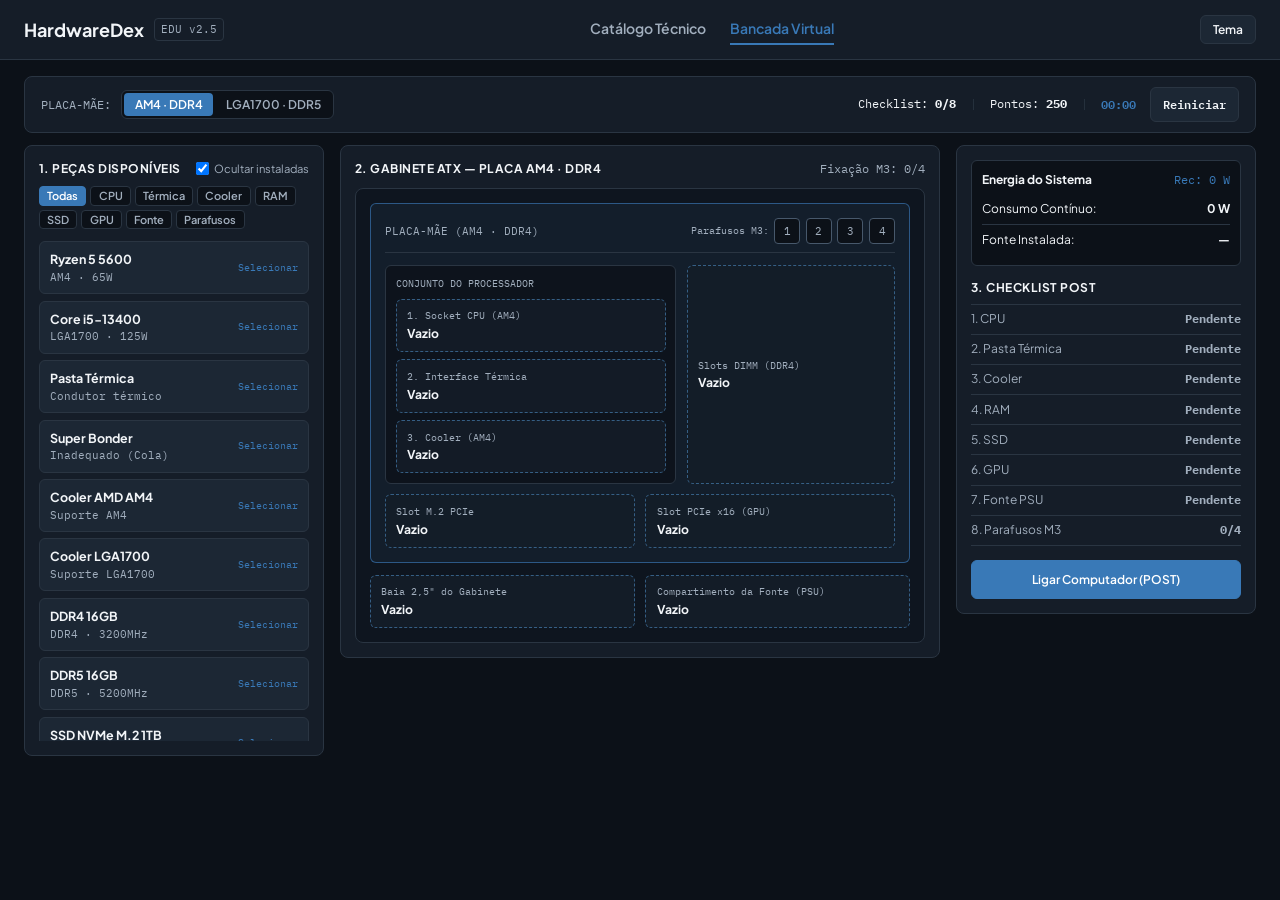
<file: ferramenta.html>
<!DOCTYPE html>
<html lang="pt-BR" class="dark">
<head>
  <meta charset="UTF-8" />
  <meta name="viewport" content="width=device-width, initial-scale=1.0" />
  <title>HardwareDex — Bancada Virtual de Montagem</title>
  <meta name="description" content="Simulador interativo de montagem e diagnóstico de computadores da plataforma HardwareDex." />
  <link rel="preconnect" href="https://fonts.googleapis.com" />
  <link rel="preconnect" href="https://fonts.gstatic.com" crossorigin />
  <link href="https://fonts.googleapis.com/css2?family=IBM+Plex+Mono:wght@400;500;600&family=Plus+Jakarta+Sans:wght@400;500;600;700&display=swap" rel="stylesheet" />
  <style>
    :root {
      --bg: #F8FAFC;
      --surface: #FFFFFF;
      --surface-elevated: #F1F5F9;
      --primary: #2563EB;
      --primary-hover: #1D4ED8;
      --text: #0F172A;
      --text-secondary: #475569;
      --border: #E2E8F0;
      --success: #10B981;
      --warning: #F59E0B;
      --error: #EF4444;
      --font-sans: 'Plus Jakarta Sans', -apple-system, BlinkMacSystemFont, 'Segoe UI', sans-serif;
      --font-mono: 'IBM Plex Mono', monospace;
    }

    html.dark {
      --bg: #0C1118;
      --surface: #151D28;
      --surface-elevated: #1C2734;
      --primary: #3979B7;
      --primary-hover: #5397D1;
      --text: #F2F5F8;
      --text-secondary: #A2AFBE;
      --border: #2A3542;
    }

    * { box-sizing: border-box; margin: 0; padding: 0; }

    body {
      font-family: var(--font-sans);
      background-color: var(--bg);
      color: var(--text);
      min-height: 100vh;
      display: flex;
      flex-direction: column;
      line-height: 1.5;
      overflow-x: hidden;
    }

    :focus-visible {
      outline: 2px solid var(--primary);
      outline-offset: 2px;
    }

    .topbar {
      background: var(--surface);
      border-bottom: 1px solid var(--border);
      padding: 0.875rem 1.5rem;
      position: sticky;
      top: 0;
      z-index: 40;
    }

    .topbar-inner {
      max-width: 1380px;
      margin: 0 auto;
      display: flex;
      align-items: center;
      justify-content: space-between;
      gap: 1.5rem;
    }

    .brand {
      font-size: 1.125rem;
      font-weight: 700;
      color: var(--text);
      text-decoration: none;
      white-space: nowrap;
    }

    .nav-links {
      display: flex;
      align-items: center;
      gap: 1.5rem;
    }

    .nav-link {
      font-size: 0.875rem;
      font-weight: 600;
      color: var(--text-secondary);
      text-decoration: none;
      padding: 0.25rem 0;
      border-bottom: 2px solid transparent;
      white-space: nowrap;
    }

    .nav-link:hover { color: var(--text); }
    .nav-link.active {
      color: var(--primary);
      border-bottom-color: var(--primary);
    }

    .btn {
      display: inline-flex;
      align-items: center;
      gap: 0.4rem;
      padding: 0.4rem 0.75rem;
      border-radius: 6px;
      font-size: 0.75rem;
      font-weight: 600;
      cursor: pointer;
      border: 1px solid var(--border);
      background: var(--surface-elevated);
      color: var(--text);
      text-decoration: none;
      white-space: nowrap;
      font-family: inherit;
    }

    .btn:hover { border-color: var(--primary); }

    .btn-primary {
      background: var(--primary);
      color: #FFFFFF;
      border-color: var(--primary);
    }

    .workspace {
      max-width: 1380px;
      width: 100%;
      margin: 0 auto;
      padding: 1rem 1.5rem 2.5rem;
      flex: 1;
    }

    /* Compact Command Bar */
    .command-bar {
      background: var(--surface);
      border: 1px solid var(--border);
      border-radius: 8px;
      padding: 0.625rem 1rem;
      margin-bottom: 0.75rem;
      display: flex;
      flex-wrap: wrap;
      align-items: center;
      justify-content: space-between;
      gap: 0.75rem;
    }

    .segmented {
      display: inline-flex;
      padding: 2px;
      background: var(--bg);
      border: 1px solid var(--border);
      border-radius: 6px;
      gap: 2px;
    }

    .seg-btn {
      padding: 0.25rem 0.65rem;
      font-size: 0.75rem;
      font-weight: 600;
      border: none;
      border-radius: 4px;
      background: transparent;
      color: var(--text-secondary);
      cursor: pointer;
      font-family: inherit;
    }

    .seg-btn.active {
      background: var(--primary);
      color: #FFFFFF;
    }

    .feedback-banner {
      padding: 0.625rem 0.875rem;
      border-radius: 8px;
      border: 1px solid var(--border);
      background: var(--surface);
      margin-bottom: 0.75rem;
      font-size: 0.75rem;
      display: none;
      justify-content: space-between;
      align-items: center;
      gap: 1rem;
    }

    .feedback-banner.show { display: flex; }

    .grid-3 {
      display: grid;
      grid-template-columns: 1fr;
      gap: 1rem;
      align-items: start;
    }

    @media (min-width: 1024px) {
      .grid-3 { grid-template-columns: 3fr 6fr 3fr; }
    }

    .panel {
      background: var(--surface);
      border: 1px solid var(--border);
      border-radius: 8px;
      padding: 0.875rem;
    }

    .panel-title {
      font-size: 0.75rem;
      font-weight: 700;
      text-transform: uppercase;
      letter-spacing: 0.04em;
    }

    .cat-pills {
      display: flex;
      flex-wrap: wrap;
      gap: 0.25rem;
      margin: 0.5rem 0 0.75rem;
    }

    .cat-pill {
      padding: 0.15rem 0.45rem;
      font-size: 0.6875rem;
      font-weight: 600;
      border-radius: 4px;
      border: 1px solid var(--border);
      background: var(--bg);
      color: var(--text-secondary);
      cursor: pointer;
      font-family: inherit;
    }

    .cat-pill.active {
      background: var(--primary);
      border-color: var(--primary);
      color: #FFFFFF;
    }

    .part-card {
      padding: 0.5rem 0.65rem;
      border-radius: 6px;
      border: 1px solid var(--border);
      background: var(--surface-elevated);
      margin-bottom: 0.4rem;
      cursor: pointer;
      user-select: none;
      display: flex;
      justify-content: space-between;
      align-items: center;
      gap: 0.5rem;
    }

    .part-card:hover { border-color: var(--primary); }
    .part-card.selected {
      border-color: var(--primary);
      box-shadow: 0 0 0 1px var(--primary);
      background: rgba(57, 121, 183, 0.14);
    }
    .part-card.installed {
      opacity: 0.45;
      cursor: default;
    }

    /* Clean Chassis & PCB */
    .chassis {
      background: #0E151F;
      border: 1px solid #2A3542;
      border-radius: 8px;
      padding: 0.875rem;
      color: #F2F5F8;
    }

    .pcb {
      background: #131E2B;
      border: 1px solid rgba(57, 121, 183, 0.65);
      border-radius: 6px;
      padding: 0.875rem;
      margin-bottom: 0.75rem;
    }

    .pcb-header {
      display: flex;
      justify-content: space-between;
      align-items: center;
      padding-bottom: 0.5rem;
      margin-bottom: 0.75rem;
      border-bottom: 1px solid #2A3542;
      flex-wrap: wrap;
      gap: 0.5rem;
    }

    .screw-group {
      display: flex;
      align-items: center;
      gap: 0.35rem;
    }

    .screw-btn {
      width: 26px;
      height: 26px;
      border-radius: 4px;
      border: 1px solid #47586B;
      background: #0C1118;
      color: #A2AFBE;
      cursor: pointer;
      font-family: var(--font-mono);
      font-size: 0.7rem;
    }

    .screw-btn.filled {
      border-color: var(--success);
      color: var(--success);
      background: rgba(16, 185, 129, 0.18);
    }

    .pcb-grid-top {
      display: grid;
      grid-template-columns: 7fr 5fr;
      gap: 0.65rem;
      margin-bottom: 0.65rem;
    }

    .pcb-grid-two {
      display: grid;
      grid-template-columns: 1fr 1fr;
      gap: 0.65rem;
    }

    @media (max-width: 640px) {
      .pcb-grid-top, .pcb-grid-two { grid-template-columns: 1fr; }
    }

    .cpu-cluster {
      background: rgba(12, 17, 24, 0.8);
      border: 1px solid #2A3542;
      border-radius: 6px;
      padding: 0.6rem;
      display: flex;
      flex-direction: column;
      gap: 0.45rem;
    }

    .slot-box {
      border: 1px dashed rgba(83, 151, 209, 0.55);
      background: rgba(21, 29, 40, 0.9);
      border-radius: 6px;
      padding: 0.55rem 0.65rem;
      cursor: pointer;
      display: flex;
      justify-content: space-between;
      align-items: center;
      gap: 0.5rem;
    }

    .slot-box:hover {
      border-color: #5397D1;
      background: rgba(57, 121, 183, 0.2);
    }

    .slot-box.filled {
      border-style: solid;
      border-color: var(--success);
      background: rgba(16, 185, 129, 0.15);
    }

    .slot-box.error-slot {
      border-style: solid;
      border-color: var(--error);
      background: rgba(239, 68, 68, 0.2);
    }

    .status-row {
      display: flex;
      justify-content: space-between;
      padding: 0.35rem 0;
      border-bottom: 1px solid var(--border);
      font-size: 0.75rem;
    }
  </style>
</head>
<body>
  <header class="topbar">
    <div class="topbar-inner">
      <div style="display:flex;align-items:center;gap:0.625rem;">
        <a href="./biblioteca.html" class="brand">HardwareDex</a>
        <span style="font-family:var(--font-mono);font-size:0.6875rem;color:var(--text-secondary);border:1px solid var(--border);padding:0.125rem 0.375rem;border-radius:4px;">EDU v2.5</span>
      </div>
      <nav class="nav-links" aria-label="Navegação Principal">
        <a href="./biblioteca.html" class="nav-link">Catálogo Técnico</a>
        <a href="./ferramenta.html" class="nav-link active">Bancada Virtual</a>
      </nav>
      <div>
        <button type="button" class="btn" id="btn-theme" aria-label="Alternar tema claro ou escuro">Tema</button>
      </div>
    </div>
  </header>

  <main class="workspace">
    <!-- Compact Command Bar -->
    <div class="command-bar">
      <div style="display:flex;align-items:center;gap:0.65rem;flex-wrap:wrap;">
        <span style="font-family:var(--font-mono);font-size:0.72rem;text-transform:uppercase;color:var(--text-secondary);">Placa-Mãe:</span>
        <div class="segmented" role="radiogroup" aria-label="Selecionar plataforma">
          <button type="button" class="seg-btn active" id="plat-am4">AM4 · DDR4</button>
          <button type="button" class="seg-btn" id="plat-lga1700">LGA1700 · DDR5</button>
        </div>
      </div>

      <div style="display:flex;align-items:center;gap:0.85rem;font-family:var(--font-mono);font-size:0.75rem;">
        <span>Checklist: <strong id="steps-val">0/8</strong></span>
        <span style="color:var(--border);">|</span>
        <span>Pontos: <strong id="score-val">250</strong></span>
        <span style="color:var(--border);">|</span>
        <span style="color:var(--primary);font-weight:600;" id="time-val">00:00</span>
        <button type="button" class="btn" id="btn-reset">Reiniciar</button>
      </div>
    </div>

    <!-- Feedback Banner -->
    <div class="feedback-banner" id="feedback-banner" role="status" aria-live="polite">
      <span id="feedback-text"></span>
      <button type="button" class="btn" onclick="document.getElementById('feedback-banner').classList.remove('show')">Fechar</button>
    </div>

    <!-- 3-Column Clean Grid -->
    <div class="grid-3">
      <!-- Column 1: Streamlined Inventory -->
      <aside class="panel">
        <div style="display:flex;justify-content:space-between;align-items:center;">
          <h2 class="panel-title">1. Peças Disponíveis</h2>
          <label style="font-size:0.7rem;color:var(--text-secondary);display:flex;align-items:center;gap:0.3rem;cursor:pointer;">
            <input type="checkbox" id="hide-installed" checked />
            Ocultar instaladas
          </label>
        </div>

        <div class="cat-pills" id="cat-pills">
          <button type="button" class="cat-pill active" data-cat="all">Todas</button>
          <button type="button" class="cat-pill" data-cat="cpu">CPU</button>
          <button type="button" class="cat-pill" data-cat="thermal">Térmica</button>
          <button type="button" class="cat-pill" data-cat="cooler">Cooler</button>
          <button type="button" class="cat-pill" data-cat="ram">RAM</button>
          <button type="button" class="cat-pill" data-cat="storage">SSD</button>
          <button type="button" class="cat-pill" data-cat="gpu">GPU</button>
          <button type="button" class="cat-pill" data-cat="psu">Fonte</button>
          <button type="button" class="cat-pill" data-cat="screw">Parafusos</button>
        </div>

        <div id="inventory-list" style="max-height:500px;overflow-y:auto;"></div>
      </aside>

      <!-- Column 2: Clean Schematic Chassis -->
      <section class="panel">
        <div style="display:flex;justify-content:space-between;align-items:center;margin-bottom:0.65rem;">
          <h2 class="panel-title" id="stage-title">2. Gabinete ATX — Placa AM4 · DDR4</h2>
          <span style="font-family:var(--font-mono);font-size:0.72rem;color:var(--text-secondary);" id="screw-counter">Fixação M3: 0/4</span>
        </div>

        <div class="chassis">
          <div class="pcb">
            <div class="pcb-header">
              <span style="font-family:var(--font-mono);font-size:0.68rem;color:#A2AFBE;" id="pcb-label">PLACA-MÃE (AM4 · DDR4)</span>
              <div class="screw-group">
                <span style="font-family:var(--font-mono);font-size:0.65rem;color:#A2AFBE;">Parafusos M3:</span>
                <button type="button" class="screw-btn" data-slot="screw-hole-1" title="Espaçador M3 #1">1</button>
                <button type="button" class="screw-btn" data-slot="screw-hole-2" title="Espaçador M3 #2">2</button>
                <button type="button" class="screw-btn" data-slot="screw-hole-3" title="Espaçador M3 #3">3</button>
                <button type="button" class="screw-btn" data-slot="screw-hole-4" title="Espaçador M3 #4">4</button>
              </div>
            </div>

            <div class="pcb-grid-top">
              <div class="cpu-cluster">
                <div style="font-family:var(--font-mono);font-size:0.65rem;color:#A2AFBE;">CONJUNTO DO PROCESSADOR</div>
                <div class="slot-box" data-slot="slot-cpu" id="box-cpu"></div>
                <div class="slot-box" data-slot="slot-thermal" id="box-thermal"></div>
                <div class="slot-box" data-slot="slot-cooler" id="box-cooler"></div>
              </div>
              <div class="slot-box" data-slot="slot-ram" id="box-ram" style="height:100%;"></div>
            </div>

            <div class="pcb-grid-two">
              <div class="slot-box" data-slot="slot-m2" id="box-m2"></div>
              <div class="slot-box" data-slot="slot-gpu" id="box-gpu"></div>
            </div>
          </div>

          <div class="pcb-grid-two">
            <div class="slot-box" data-slot="slot-sata" id="box-sata"></div>
            <div class="slot-box" data-slot="slot-psu" id="box-psu"></div>
          </div>
        </div>
      </section>

      <!-- Column 3: Compact Diagnostics & Power -->
      <aside class="panel">
        <div style="margin-bottom:0.85rem;padding:0.65rem;background:var(--bg);border:1px solid var(--border);border-radius:6px;font-size:0.75rem;">
          <div style="display:flex;justify-content:space-between;margin-bottom:0.35rem;">
            <strong>Energia do Sistema</strong>
            <span style="font-family:var(--font-mono);color:var(--primary);" id="watts-rec">Rec: 0 W</span>
          </div>
          <div class="status-row"><span>Consumo Contínuo:</span><strong id="watts-est">0 W</strong></div>
          <div class="status-row" style="border-bottom:none;"><span>Fonte Instalada:</span><strong id="watts-psu">—</strong></div>
        </div>

        <h2 class="panel-title" style="margin-bottom:0.4rem;">3. Checklist POST</h2>
        <div id="diag-list" style="margin-bottom:0.85rem;border-top:1px solid var(--border);"></div>

        <button type="button" class="btn btn-primary" id="btn-power" style="width:100%;justify-content:center;padding:0.7rem;">Ligar Computador (POST)</button>
      </aside>
    </div>
  </main>

  <script>
    const PARTS = [
      { id: 'cpu-amd', name: 'Ryzen 5 5600', cat: 'cpu', socket: 'AM4', watts: 65, spec: 'AM4 · 65W' },
      { id: 'cpu-intel', name: 'Core i5-13400', cat: 'cpu', socket: 'LGA1700', watts: 125, spec: 'LGA1700 · 125W' },
      { id: 'pasta-termica', name: 'Pasta Térmica', cat: 'thermal', watts: 0, spec: 'Condutor térmico' },
      { id: 'pasta-errada', name: 'Super Bonder', cat: 'thermal', invalid: true, watts: 0, spec: 'Inadequado (Cola)' },
      { id: 'cooler-amd', name: 'Cooler AMD AM4', cat: 'cooler', socket: 'AM4', watts: 10, spec: 'Suporte AM4' },
      { id: 'cooler-intel', name: 'Cooler LGA1700', cat: 'cooler', socket: 'LGA1700', watts: 10, spec: 'Suporte LGA1700' },
      { id: 'ram-ddr4', name: 'DDR4 16GB', cat: 'ram', ddr: 'DDR4', watts: 5, spec: 'DDR4 · 3200MHz' },
      { id: 'ram-ddr5', name: 'DDR5 16GB', cat: 'ram', ddr: 'DDR5', watts: 5, spec: 'DDR5 · 5200MHz' },
      { id: 'ssd-nvme', name: 'SSD NVMe M.2 1TB', cat: 'storage', iface: 'M2', watts: 5, spec: 'M.2 PCIe' },
      { id: 'ssd-sata', name: 'SSD SATA 2,5" 480GB', cat: 'storage', iface: 'SATA', watts: 3, spec: 'Baia 2,5" SATA' },
      { id: 'gpu-3060', name: 'RTX 3060 12GB', cat: 'gpu', watts: 170, spec: 'PCIe x16 · 170W' },
      { id: 'gpu-1660', name: 'GTX 1660 Super', cat: 'gpu', watts: 120, spec: 'PCIe x16 · 120W' },
      { id: 'psu-650', name: 'Fonte 650W Bronze', cat: 'psu', maxWatts: 650, watts: 0, spec: 'ATX · 650W' },
      { id: 'psu-450', name: 'Fonte 450W White', cat: 'psu', maxWatts: 450, watts: 0, spec: 'ATX · 450W' },
      { id: 'screw-1', name: 'Parafuso M3 #1', cat: 'screw', watts: 0, spec: 'Espaçador M3' },
      { id: 'screw-2', name: 'Parafuso M3 #2', cat: 'screw', watts: 0, spec: 'Espaçador M3' },
      { id: 'screw-3', name: 'Parafuso M3 #3', cat: 'screw', watts: 0, spec: 'Espaçador M3' },
      { id: 'screw-4', name: 'Parafuso M3 #4', cat: 'screw', watts: 0, spec: 'Espaçador M3' }
    ];

    let state = {
      platform: 'AM4_DDR4',
      socket: 'AM4',
      ddr: 'DDR4',
      baseWatts: 35,
      score: 250,
      seconds: 0,
      running: false,
      finished: false,
      selectedPartId: null,
      activeCat: 'all',
      hideInstalled: true,
      slots: {
        'slot-cpu': null,
        'slot-thermal': null,
        'slot-cooler': null,
        'slot-ram': null,
        'slot-m2': null,
        'slot-sata': null,
        'slot-gpu': null,
        'slot-psu': null,
        'screw-hole-1': null,
        'screw-hole-2': null,
        'screw-hole-3': null,
        'screw-hole-4': null
      }
    };

    const theme = localStorage.getItem('hardwaredex_theme') || 'dark';
    document.documentElement.classList.toggle('dark', theme === 'dark');
    document.getElementById('btn-theme').onclick = () => {
      const isDark = document.documentElement.classList.toggle('dark');
      localStorage.setItem('hardwaredex_theme', isDark ? 'dark' : 'light');
    };

    document.getElementById('hide-installed').onchange = e => {
      state.hideInstalled = e.target.checked;
      renderAll();
    };

    document.querySelectorAll('#cat-pills .cat-pill').forEach(btn => {
      btn.onclick = () => {
        state.activeCat = btn.getAttribute('data-cat') || 'all';
        document.querySelectorAll('#cat-pills .cat-pill').forEach(b => b.classList.toggle('active', b === btn));
        renderAll();
      };
    });

    setInterval(() => {
      if (state.running && !state.finished) {
        state.seconds++;
        const m = String(Math.floor(state.seconds / 60)).padStart(2, '0');
        const s = String(state.seconds % 60).padStart(2, '0');
        document.getElementById('time-val').textContent = `${m}:${s}`;
      }
    }, 1000);

    function showFeedback(msg, penalty = 0) {
      if (penalty > 0) {
        state.score = Math.max(0, state.score - penalty);
        document.getElementById('score-val').textContent = state.score;
      }
      const b = document.getElementById('feedback-banner');
      document.getElementById('feedback-text').textContent = penalty > 0 ? `${msg} (-${penalty} pts)` : msg;
      b.classList.add('show');
    }

    function getPart(id) { return PARTS.find(p => p.id === id) || null; }

    function removeSlot(slotId) {
      if (slotId === 'slot-cpu' && (state.slots['slot-cooler'] || state.slots['slot-thermal'])) {
        return showFeedback('Remova primeiro o Cooler e limpe a pasta térmica antes de retirar a CPU.');
      }
      if (slotId === 'slot-thermal' && state.slots['slot-cooler']) {
        return showFeedback('Remova primeiro o Cooler antes de limpar a pasta térmica.');
      }
      state.slots[slotId] = null;
      state.finished = false;
      renderAll();
    }

    function tryInstall(partId, slotId) {
      const part = getPart(partId);
      if (!part) return;
      state.running = true;

      if (Object.values(state.slots).includes(part.id)) return showFeedback('Esta peça já está instalada.');

      if (part.cat === 'screw') {
        if (!slotId.startsWith('screw-hole-')) return showFeedback('Parafusos vão apenas nos 4 cantos M3 da placa-mãe.', 10);
        if (state.slots[slotId]) return showFeedback('Este ponto M3 já está ocupado.', 5);
        state.slots[slotId] = part.id;
        state.selectedPartId = null;
        renderAll();
        return;
      }

      if (slotId.startsWith('screw-hole-')) return showFeedback('Apenas parafusos M3 vão nos espaçadores.', 10);

      if (part.cat === 'cpu') {
        if (slotId !== 'slot-cpu') return showFeedback('Instale a CPU no Socket do Processador.', 15);
        if (state.slots['slot-cpu']) return showFeedback('Socket ocupado.', 10);
        if (part.socket !== state.socket) return showFeedback(`Incompatível: ${part.name} é ${part.socket}, placa é ${state.socket}.`, 20);
        state.slots['slot-cpu'] = part.id;
        state.selectedPartId = null;
        renderAll();
        return;
      }

      if (part.cat === 'thermal') {
        if (!['slot-thermal', 'slot-cpu', 'slot-cooler'].includes(slotId)) return showFeedback('Aplique sobre o processador.', 10);
        if (!state.slots['slot-cpu']) return showFeedback('Instale a CPU primeiro!', 15);
        if (state.slots['slot-thermal']) return showFeedback('Camada térmica já aplicada.', 5);
        state.slots['slot-thermal'] = part.id;
        state.selectedPartId = null;
        renderAll();
        if (part.invalid) return showFeedback('Super Bonder é isolante! Clique em Limpar para remover.', 30);
        return;
      }

      if (part.cat === 'cooler') {
        if (!['slot-cooler', 'slot-thermal', 'slot-cpu'].includes(slotId)) return showFeedback('Instale o Cooler sobre o processador.', 15);
        if (!state.slots['slot-cpu']) return showFeedback('Instale a CPU primeiro.', 15);
        if (!state.slots['slot-thermal']) return showFeedback('Aplique a Pasta Térmica antes do Cooler!', 15);
        if (state.slots['slot-thermal'] === 'pasta-errada') return showFeedback('Limpe o Super Bonder antes de instalar o Cooler!', 15);
        if (state.slots['slot-cooler']) return showFeedback('Cooler já instalado.', 10);
        if (part.socket !== state.socket) return showFeedback(`Cooler incompatível com o socket ${state.socket}!`, 20);
        state.slots['slot-cooler'] = part.id;
        state.selectedPartId = null;
        renderAll();
        return;
      }

      if (part.cat === 'ram') {
        if (slotId !== 'slot-ram') return showFeedback('Instale a RAM no slot DIMM.', 15);
        if (state.slots['slot-ram']) return showFeedback('Slot de RAM ocupado.', 10);
        if (part.ddr !== state.ddr) return showFeedback(`Memória ${part.ddr} incompatível com slot ${state.ddr}!`, 20);
        state.slots['slot-ram'] = part.id;
        state.selectedPartId = null;
        renderAll();
        return;
      }

      if (part.cat === 'storage') {
        if (part.iface === 'M2') {
          if (slotId !== 'slot-m2') return showFeedback('Instale o SSD NVMe no conector M.2 da placa-mãe.', 15);
          if (state.slots['slot-m2']) return showFeedback('Slot M.2 ocupado.', 10);
          state.slots['slot-m2'] = part.id;
        } else {
          if (slotId === 'slot-m2') return showFeedback('SSD SATA 2,5" vai na Baia 2,5" do Gabinete, não no M.2!', 25);
          if (slotId !== 'slot-sata') return showFeedback('Instale o SSD SATA na Baia 2,5" do Gabinete.', 15);
          if (state.slots['slot-sata']) return showFeedback('Baia 2,5" ocupada.', 10);
          state.slots['slot-sata'] = part.id;
        }
        state.selectedPartId = null;
        renderAll();
        return;
      }

      if (part.cat === 'gpu') {
        if (slotId !== 'slot-gpu') return showFeedback('Instale a Placa de Vídeo no slot PCIe x16.', 15);
        if (state.slots['slot-gpu']) return showFeedback('Slot PCIe x16 ocupado.', 10);
        state.slots['slot-gpu'] = part.id;
        state.selectedPartId = null;
        renderAll();
        return;
      }

      if (part.cat === 'psu') {
        if (slotId !== 'slot-psu') return showFeedback('Instale a Fonte no Compartimento do Gabinete.', 15);
        if (state.slots['slot-psu']) return showFeedback('Fonte já instalada.', 10);
        state.slots['slot-psu'] = part.id;
        state.selectedPartId = null;
        renderAll();
        return;
      }
    }

    function renderAll() {
      const installedIds = Object.values(state.slots).filter(Boolean);
      const inv = document.getElementById('inventory-list');
      const visibleParts = PARTS.filter(p => {
        if (state.hideInstalled && installedIds.includes(p.id)) return false;
        if (state.activeCat !== 'all' && p.cat !== state.activeCat) return false;
        return true;
      });

      inv.innerHTML = visibleParts.length === 0
        ? '<div style="padding:1.5rem 0;text-align:center;font-size:0.75rem;color:var(--text-secondary);">Nenhuma peça pendente nesta categoria.</div>'
        : visibleParts.map(p => {
            const isInst = installedIds.includes(p.id);
            const isSel = state.selectedPartId === p.id;
            return `
              <div class="part-card ${isInst ? 'installed' : ''} ${isSel ? 'selected' : ''}" draggable="${!isInst}" data-part="${p.id}">
                <div>
                  <div style="font-size:0.78rem;font-weight:700;">${p.name}</div>
                  <div style="font-family:var(--font-mono);font-size:0.68rem;color:var(--text-secondary);">${p.spec}</div>
                </div>
                <span style="font-family:var(--font-mono);font-size:0.65rem;color:var(--primary);">${isInst ? 'Instalado' : 'Selecionar'}</span>
              </div>
            `;
          }).join('');

      inv.querySelectorAll('[data-part]').forEach(el => {
        const pid = el.getAttribute('data-part');
        el.onclick = () => {
          if (installedIds.includes(pid)) return;
          state.selectedPartId = state.selectedPartId === pid ? null : pid;
          renderAll();
        };
        el.ondragstart = e => {
          e.dataTransfer.setData('text/plain', pid);
          state.selectedPartId = pid;
        };
      });

      const slotConfigs = [
        { id: 'slot-cpu', box: 'box-cpu', label: `1. Socket CPU (${state.socket})` },
        { id: 'slot-thermal', box: 'box-thermal', label: '2. Interface Térmica' },
        { id: 'slot-cooler', box: 'box-cooler', label: `3. Cooler (${state.socket})` },
        { id: 'slot-ram', box: 'box-ram', label: `Slots DIMM (${state.ddr})` },
        { id: 'slot-m2', box: 'box-m2', label: 'Slot M.2 PCIe' },
        { id: 'slot-gpu', box: 'box-gpu', label: 'Slot PCIe x16 (GPU)' },
        { id: 'slot-sata', box: 'box-sata', label: 'Baia 2,5" do Gabinete' },
        { id: 'slot-psu', box: 'box-psu', label: 'Compartimento da Fonte (PSU)' }
      ];

      slotConfigs.forEach(sc => {
        const el = document.getElementById(sc.box);
        const val = state.slots[sc.id];
        const part = getPart(val);
        el.className = 'slot-box ' + (val === 'pasta-errada' ? 'error-slot' : val ? 'filled' : '');
        el.innerHTML = `
          <div>
            <div style="font-size:0.65rem;color:#A2AFBE;font-family:var(--font-mono);">${sc.label}</div>
            <div style="font-size:0.76rem;font-weight:700;">${part ? part.name : 'Vazio'}</div>
          </div>
          ${part ? `<button type="button" class="btn" data-remove="${sc.id}" style="padding:0.15rem 0.45rem;font-size:0.65rem;">${val === 'pasta-errada' ? 'Limpar' : '✕'}</button>` : ''}
        `;
      });

      let screws = 0;
      ['screw-hole-1', 'screw-hole-2', 'screw-hole-3', 'screw-hole-4'].forEach((hid, idx) => {
        const btn = document.querySelector(`[data-slot="${hid}"]`);
        const filled = Boolean(state.slots[hid]);
        if (filled) screws++;
        btn.className = 'screw-btn ' + (filled ? 'filled' : '');
        btn.textContent = filled ? '●' : String(idx + 1);
      });
      document.getElementById('screw-counter').textContent = `Fixação M3: ${screws}/4`;

      document.querySelectorAll('[data-slot]').forEach(el => {
        const sid = el.getAttribute('data-slot');
        el.onclick = e => {
          if (e.target.hasAttribute('data-remove')) {
            removeSlot(e.target.getAttribute('data-remove'));
            return;
          }
          if (sid.startsWith('screw-hole-') && state.slots[sid] && !state.selectedPartId) {
            removeSlot(sid);
            return;
          }
          if (state.selectedPartId) tryInstall(state.selectedPartId, sid);
        };
        el.ondragover = e => e.preventDefault();
        el.ondrop = e => {
          e.preventDefault();
          const pid = e.dataTransfer.getData('text/plain') || state.selectedPartId;
          if (pid) tryInstall(pid, sid);
        };
      });

      const hasAny = installedIds.length > 0;
      const watts = (hasAny ? state.baseWatts : 0) + installedIds.reduce((sum, id) => sum + (getPart(id)?.watts || 0), 0);
      const recWatts = Math.ceil((watts * 1.3) / 10) * 10;
      const psu = getPart(state.slots['slot-psu']);

      document.getElementById('watts-est').textContent = `${watts} W`;
      document.getElementById('watts-rec').textContent = `Rec: ${recWatts} W`;
      document.getElementById('watts-psu').textContent = psu ? `${psu.maxWatts} W` : '—';

      const checks = [
        { l: '1. CPU', ok: Boolean(state.slots['slot-cpu']), v: getPart(state.slots['slot-cpu'])?.name || 'Pendente' },
        { l: '2. Pasta Térmica', ok: state.slots['slot-thermal'] === 'pasta-termica', v: state.slots['slot-thermal'] === 'pasta-errada' ? 'Super Bonder!' : state.slots['slot-thermal'] ? 'OK' : 'Pendente' },
        { l: '3. Cooler', ok: Boolean(state.slots['slot-cooler']), v: getPart(state.slots['slot-cooler'])?.name || 'Pendente' },
        { l: '4. RAM', ok: Boolean(state.slots['slot-ram']), v: getPart(state.slots['slot-ram'])?.name || 'Pendente' },
        { l: '5. SSD', ok: Boolean(state.slots['slot-m2'] || state.slots['slot-sata']), v: getPart(state.slots['slot-m2'])?.name || getPart(state.slots['slot-sata'])?.name || 'Pendente' },
        { l: '6. GPU', ok: Boolean(state.slots['slot-gpu']), v: getPart(state.slots['slot-gpu'])?.name || 'Pendente' },
        { l: '7. Fonte PSU', ok: Boolean(psu && psu.maxWatts >= recWatts), v: psu ? `${psu.maxWatts}W` : 'Pendente' },
        { l: '8. Parafusos M3', ok: screws === 4, v: `${screws}/4` }
      ];

      const doneCount = checks.filter(c => c.ok).length;
      document.getElementById('steps-val').textContent = `${doneCount}/8`;
      document.getElementById('diag-list').innerHTML = checks.map(c => `
        <div class="status-row">
          <span style="color:var(--text-secondary);">${c.l}</span>
          <strong style="font-family:var(--font-mono);color:${c.ok ? 'var(--success)' : 'var(--text-secondary)'};">${c.v}</strong>
        </div>
      `).join('');
    }

    document.getElementById('plat-am4').onclick = () => {
      state.platform = 'AM4_DDR4'; state.socket = 'AM4'; state.ddr = 'DDR4'; state.baseWatts = 35;
      Object.keys(state.slots).forEach(k => state.slots[k] = null);
      document.getElementById('stage-title').textContent = '2. Gabinete ATX — Placa AM4 · DDR4';
      document.getElementById('pcb-label').textContent = 'PLACA-MÃE (AM4 · DDR4)';
      document.getElementById('plat-am4').classList.add('active');
      document.getElementById('plat-lga1700').classList.remove('active');
      renderAll();
    };

    document.getElementById('plat-lga1700').onclick = () => {
      state.platform = 'LGA1700_DDR5'; state.socket = 'LGA1700'; state.ddr = 'DDR5'; state.baseWatts = 40;
      Object.keys(state.slots).forEach(k => state.slots[k] = null);
      document.getElementById('stage-title').textContent = '2. Gabinete ATX — Placa LGA1700 · DDR5';
      document.getElementById('pcb-label').textContent = 'PLACA-MÃE (LGA1700 · DDR5)';
      document.getElementById('plat-lga1700').classList.add('active');
      document.getElementById('plat-am4').classList.remove('active');
      renderAll();
    };

    document.getElementById('btn-reset').onclick = () => {
      Object.keys(state.slots).forEach(k => state.slots[k] = null);
      state.score = 250; state.seconds = 0; state.running = false; state.finished = false;
      document.getElementById('score-val').textContent = '250';
      document.getElementById('time-val').textContent = '00:00';
      renderAll();
    };

    document.getElementById('btn-power').onclick = () => {
      const missing = [];
      if (!state.slots['slot-cpu']) missing.push('CPU');
      if (!state.slots['slot-thermal']) missing.push('Pasta Térmica');
      if (state.slots['slot-thermal'] === 'pasta-errada') missing.push('Limpar Super Bonder');
      if (!state.slots['slot-cooler']) missing.push('Cooler');
      if (!state.slots['slot-ram']) missing.push('Memória RAM');
      if (!state.slots['slot-m2'] && !state.slots['slot-sata']) missing.push('SSD');
      if (!state.slots['slot-gpu']) missing.push('GPU');
      if (!state.slots['slot-psu']) missing.push('Fonte');
      const screws = ['screw-hole-1','screw-hole-2','screw-hole-3','screw-hole-4'].filter(k => state.slots[k]).length;
      if (screws < 4) missing.push(`Parafusos (${screws}/4)`);

      if (missing.length > 0) {
        return showFeedback('Falha no POST — Pendências: ' + missing.join(', '), 25);
      }

      const installedIds = Object.values(state.slots).filter(Boolean);
      const watts = state.baseWatts + installedIds.reduce((sum, id) => sum + (getPart(id)?.watts || 0), 0);
      const recWatts = Math.ceil((watts * 1.3) / 10) * 10;
      const psu = getPart(state.slots['slot-psu']);

      if (psu.maxWatts < recWatts) {
        return showFeedback(`Fonte subdimensionada (${psu.maxWatts}W instalados para ${recWatts}W recomendados). Use a Fonte 650W.`, 25);
      }

      if (!state.finished) {
        state.finished = true;
        state.score += 30;
        document.getElementById('score-val').textContent = state.score;
      }
      showFeedback(`POST concluído com sucesso! Pontuação final: ${state.score} pts (+30 bônus).`, 0);
    };

    renderAll();
  </script>
</body>
</html>
</file>
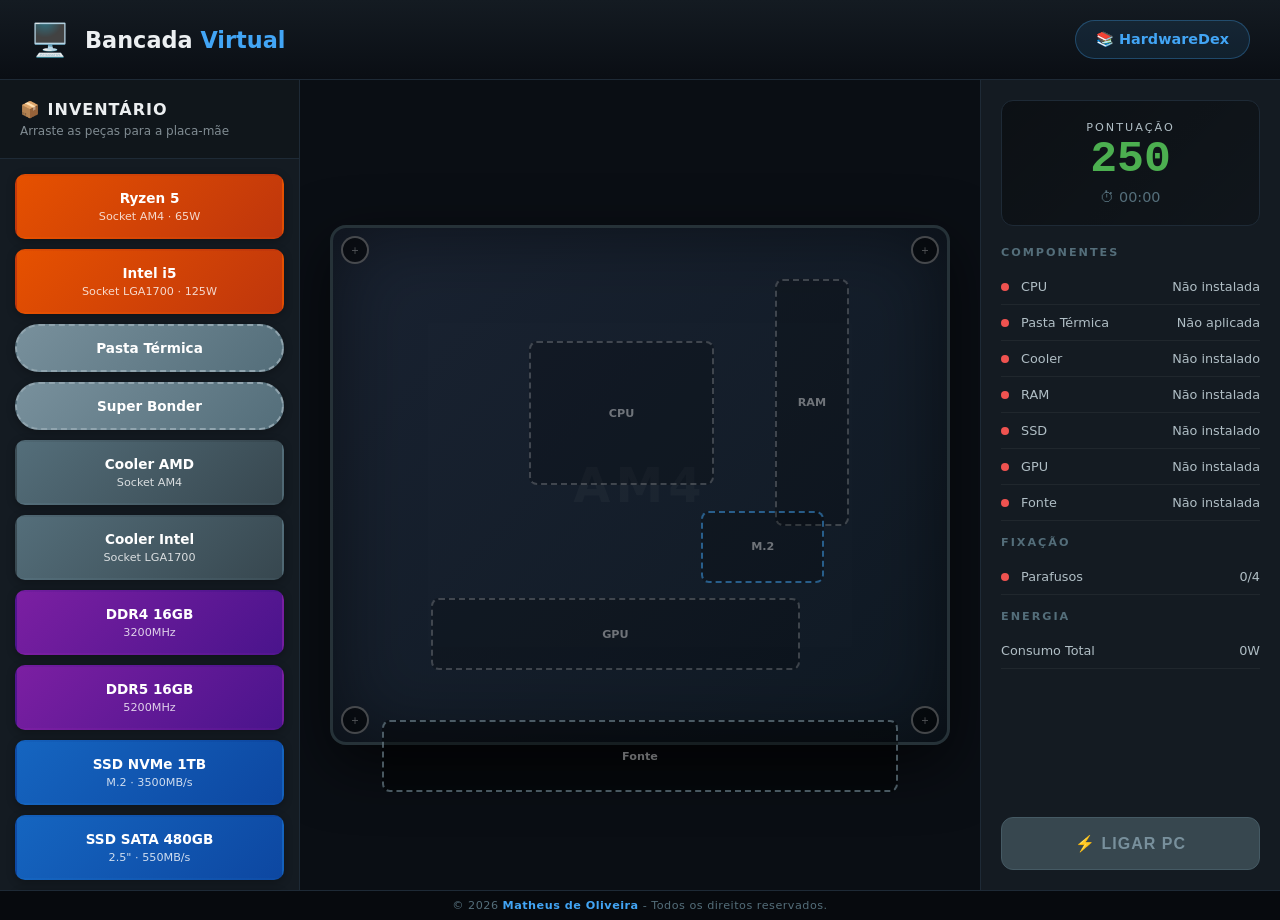
<file: public/assets/aistudio/ferramenta_bd570e4c.html>
<!DOCTYPE html>
<html lang="pt-BR">
<head>
  <meta charset="UTF-8">
  <meta name="viewport" content="width=device-width, initial-scale=1.0">
  <title>Bancada Virtual 7.2 - Montagem de PC</title>
  <style>
    :root {
      --bg: #0a0e14;
      --panel: #141b22;
      --border: #1e2a36;
      --text: #b0bec5;
      --text-light: #eceff1;
      --success: #4caf50;
      --error: #ef5350;
      --warning: #ffb74d;
      --info: #42a5f5;
    }

    * { box-sizing: border-box; margin: 0; padding: 0; }
    
    body { 
      font-family: 'Inter', 'Segoe UI', system-ui, sans-serif; 
      background: var(--bg); 
      color: var(--text); 
      min-height: 100vh;
      display: flex;
      flex-direction: column;
    }

    .header {
      background: linear-gradient(180deg, rgba(20,27,34,1) 0%, rgba(10,14,20,1) 100%);
      border-bottom: 1px solid var(--border);
      padding: 20px 30px;
      display: flex;
      align-items: center;
      justify-content: space-between;
      flex-wrap: wrap;
      gap: 15px;
    }

    .header-left { display: flex; align-items: center; gap: 15px; }
    .logo-icon { font-size: 2rem; }
    .header h1 { font-size: 1.4rem; color: var(--text-light); font-weight: 700; }
    .header h1 span { color: var(--info); }

    .btn-biblioteca {
      display: inline-flex; align-items: center; gap: 8px;
      padding: 10px 20px; background: rgba(66,165,245,0.1);
      color: var(--info); text-decoration: none; font-weight: 600;
      border-radius: 25px; font-size: 0.9rem; transition: all 0.3s;
      border: 1px solid rgba(66,165,245,0.3);
    }
    .btn-biblioteca:hover { 
      background: rgba(66,165,245,0.2); border-color: var(--info);
      transform: translateY(-2px); box-shadow: 0 4px 15px rgba(66,165,245,0.2);
    }

    .main-container { display: flex; gap: 0; flex-grow: 1; height: calc(100vh - 90px); } 
    
    .inventory-panel { 
      width: 300px; background: var(--panel); border-right: 1px solid var(--border);
      display: flex; flex-direction: column; overflow-y: auto;
    }

    .inventory-header {
      padding: 20px; border-bottom: 1px solid var(--border); background: rgba(0,0,0,0.2);
    }
    .inventory-header h3 { color: var(--text-light); font-size: 1rem; font-weight: 700; text-transform: uppercase; letter-spacing: 1px; }
    .inventory-header .subtitle { color: var(--text); font-size: 0.75rem; margin-top: 5px; opacity: 0.7; }
    .inventory-list { flex-grow: 1; overflow-y: auto; padding: 15px; }
    
    .part-item { 
      color: white; padding: 14px 12px; margin-bottom: 10px; cursor: grab; 
      text-align: center; border-radius: 10px; font-size: 0.85rem; font-weight: 600; 
      border: 2px solid transparent; transition: all 0.25s; box-shadow: 0 2px 8px rgba(0,0,0,0.3);
    }
    .part-item:hover { border-color: rgba(255,255,255,0.3); transform: translateY(-3px); box-shadow: 0 6px 20px rgba(0,0,0,0.5); }
    .part-item:active { cursor: grabbing; opacity: 0.7; transform: scale(0.97); }
    
    .part-item.cpu { background: linear-gradient(135deg, #e65100, #bf360c); }
    .part-item.pasta { background: linear-gradient(135deg, #78909c, #546e7a); border-radius: 25px; border: 2px dashed #90a4ae; } 
    .part-item.cooler { background: linear-gradient(135deg, #546e7a, #37474f); }
    .part-item.ram { background: linear-gradient(135deg, #7b1fa2, #4a148c); }
    .part-item.ssd { background: linear-gradient(135deg, #1565c0, #0d47a1); }
    .part-item.gpu { background: linear-gradient(135deg, #263238, #1a2327); border: 2px solid #ffb74d; }
    .part-item.psu { background: linear-gradient(135deg, #2e7d32, #1b5e20); }
    .part-item.screw { 
      background: linear-gradient(135deg, #78909c, #546e7a); 
      border-radius: 50%; width: 50px; height: 50px; padding: 0;
      display: inline-flex; align-items: center; justify-content: center;
      font-size: 1.3rem; cursor: grab;
    }

    .part-item .part-info { font-size: 0.7rem; opacity: 0.8; margin-top: 4px; font-weight: 400; }

    .workbench { 
      flex-grow: 1; background: var(--bg); padding: 30px; 
      position: relative; display: flex; align-items: center; justify-content: center; overflow: auto;
    }

    .motherboard {
      background: linear-gradient(135deg, #1a2332, #0f1923);
      border: 3px solid #263238; border-radius: 16px;
      width: 100%; max-width: 650px; height: 520px;
      position: relative;
      box-shadow: inset 0 0 80px rgba(0,0,0,0.5), 0 20px 60px rgba(0,0,0,0.6);
    }

    .mb-label {
      position: absolute; top: 50%; left: 50%; transform: translate(-50%, -50%);
      color: rgba(255,255,255,0.03); font-size: 3rem; font-weight: 900;
      letter-spacing: 5px; pointer-events: none;
    }

    .slot {
      position: absolute; border: 2px dashed rgba(255,255,255,0.2); border-radius: 8px;
      display: flex; align-items: center; justify-content: center; 
      font-size: 0.7rem; font-weight: 600; color: rgba(255,255,255,0.4);
      transition: all 0.3s; text-align: center; flex-direction: column;
      background: rgba(0,0,0,0.2);
    }
    .slot:hover { border-color: rgba(255,255,255,0.4); background: rgba(0,0,0,0.3); }
    .slot.hover { background: rgba(76,175,80,0.25) !important; border-color: var(--success) !important; color: #fff !important; }
    
    #drop-cooler { top: 22%; left: 32%; width: 30%; height: 28%; z-index: 5; display: none; background: transparent; border: 3px dashed var(--success); }
    
    #drop-cpu { top: 22%; left: 32%; width: 30%; height: 28%; z-index: 1; }
    #drop-ram-1 { top: 10%; left: 72%; width: 12%; height: 48%; }
    #drop-ssd { top: 55%; left: 60%; width: 20%; height: 14%; border-color: rgba(66,165,245,0.5); }
    #drop-gpu { top: 72%; left: 16%; width: 60%; height: 14%; }
    #drop-psu { bottom: -50px; left: 8%; width: 84%; height: 14%; border: 2px dashed rgba(120,144,156,0.6); background: rgba(0,0,0,0.4); }
    
    .screw-hole {
      position: absolute; width: 28px; height: 28px; border-radius: 50%;
      border: 2px solid rgba(255,255,255,0.25); background: rgba(0,0,0,0.5);
      display: flex; align-items: center; justify-content: center;
      cursor: default; z-index: 2; transition: all 0.3s;
    }
    .screw-hole::after { content: '+'; font-size: 0.6rem; color: rgba(255,255,255,0.3); }
    .screw-hole.hover { border-color: var(--warning); background: rgba(255,183,77,0.2); box-shadow: 0 0 15px rgba(255,183,77,0.3); }
    .screw-hole.filled { border-color: #90a4ae; background: rgba(120,144,156,0.3); }
    .screw-hole.filled::after { content: '●'; color: #b0bec5; font-size: 0.8rem; }
    
    #screw-hole-1 { top: 8px; left: 8px; }
    #screw-hole-2 { top: 8px; right: 8px; }
    #screw-hole-3 { bottom: 8px; left: 8px; }
    #screw-hole-4 { bottom: 8px; right: 8px; }

    .status-panel { 
      width: 300px; background: var(--panel); border-left: 1px solid var(--border);
      display: flex; flex-direction: column; padding: 20px; overflow-y: auto;
    }

    .score-display { 
      background: linear-gradient(135deg, rgba(0,0,0,0.4), rgba(0,0,0,0.2)); 
      padding: 20px; border-radius: 12px; margin-bottom: 20px; 
      border: 1px solid var(--border); text-align: center; 
    }
    .score-label { font-size: 0.7rem; color: var(--text); text-transform: uppercase; letter-spacing: 2px; }
    .score-value { font-size: 2.8rem; color: var(--success); font-weight: 800; font-family: 'Courier New', monospace; }
    .time-value { font-size: 0.9rem; color: #546e7a; margin-top: 5px; } 

    .status-group { margin-bottom: 15px; }
    .status-group-title { font-size: 0.7rem; text-transform: uppercase; letter-spacing: 2px; color: #546e7a; margin-bottom: 10px; font-weight: 700; }

    .status-row { 
      display: flex; justify-content: space-between; align-items: center;
      padding: 10px 0; border-bottom: 1px solid rgba(255,255,255,0.05); font-size: 0.8rem; 
    }
    .status-dot { width: 8px; height: 8px; border-radius: 50%; margin-right: 8px; display: inline-block; }
    .status-dot.off { background: #ef5350; }
    .status-dot.on { background: #4caf50; }
    
    .btn-power { 
      width: 100%; background: #37474f; color: #78909c; 
      border: none; padding: 16px; font-weight: 700; 
      border-radius: 12px; cursor: not-allowed; transition: all 0.3s; 
      margin-top: auto; font-size: 1rem; letter-spacing: 1px;
      text-transform: uppercase; border: 1px solid #455a64;
    }
    .btn-power.ready { 
      background: linear-gradient(135deg, #4caf50, #388e3c); color: #fff; 
      cursor: pointer; border-color: #4caf50; box-shadow: 0 8px 25px rgba(76,175,80,0.4); 
    }
    .btn-power.ready:hover { filter: brightness(1.15); transform: translateY(-2px); }
    .btn-power.success { background: linear-gradient(135deg, #4caf50, #2e7d32) !important; color: #fff !important; cursor: default; }

    #notification { 
      position: fixed; bottom: 30px; left: 50%; transform: translateX(-50%); 
      background: var(--error); color: #fff; padding: 12px 25px; 
      border-radius: 10px; font-weight: 600; display: none; z-index: 100; 
      box-shadow: 0 8px 30px rgba(239,83,80,0.5); font-size: 0.9rem;
      animation: slideUp 0.3s ease;
    }

    /* MODAL */
    .modal-overlay {
      position: fixed;
      top: 0;
      left: 0;
      width: 100%;
      height: 100%;
      background: rgba(0,0,0,0.8);
      display: none;
      align-items: center;
      justify-content: center;
      z-index: 200;
      backdrop-filter: blur(5px);
    }

    .modal-overlay.active {
      display: flex;
      animation: fadeIn 0.3s ease;
    }

    @keyframes fadeIn {
      from { opacity: 0; }
      to { opacity: 1; }
    }

    .modal {
      background: var(--panel);
      border: 1px solid var(--border);
      border-radius: 20px;
      padding: 40px;
      text-align: center;
      max-width: 450px;
      width: 90%;
      box-shadow: 0 25px 80px rgba(0,0,0,0.8);
      animation: modalIn 0.4s ease;
    }

    @keyframes modalIn {
      from { transform: scale(0.8) translateY(30px); opacity: 0; }
      to { transform: scale(1) translateY(0); opacity: 1; }
    }

    .modal.success .modal-icon { font-size: 4rem; margin-bottom: 15px; }
    .modal.error .modal-icon { font-size: 4rem; margin-bottom: 15px; }

    .modal h2 {
      font-size: 1.6rem;
      color: var(--text-light);
      margin-bottom: 10px;
    }

    .modal .modal-message {
      color: var(--text);
      font-size: 0.95rem;
      margin-bottom: 25px;
      line-height: 1.6;
    }

    .modal .modal-details {
      background: rgba(0,0,0,0.3);
      border-radius: 10px;
      padding: 15px;
      margin-bottom: 25px;
      text-align: left;
    }

    .modal .modal-details .detail-row {
      display: flex;
      justify-content: space-between;
      padding: 5px 0;
      font-size: 0.85rem;
      border-bottom: 1px solid rgba(255,255,255,0.05);
    }

    .modal .modal-details .detail-row:last-child {
      border-bottom: none;
    }

    .modal .detail-label {
      color: var(--text);
    }

    .modal .detail-value {
      color: var(--text-light);
      font-weight: 600;
    }

    .modal .detail-value.highlight {
      color: var(--success);
      font-size: 1.1rem;
    }

    .btn-modal {
      display: inline-block;
      padding: 12px 30px;
      border-radius: 25px;
      font-weight: 700;
      font-size: 0.9rem;
      cursor: pointer;
      border: none;
      transition: all 0.3s;
      text-decoration: none;
      margin: 5px;
    }

    .btn-modal.primary {
      background: var(--success);
      color: #fff;
    }

    .btn-modal.primary:hover {
      filter: brightness(1.2);
      transform: translateY(-2px);
    }

    .btn-modal.secondary {
      background: rgba(255,255,255,0.1);
      color: var(--text-light);
      border: 1px solid rgba(255,255,255,0.2);
    }

    .btn-modal.secondary:hover {
      background: rgba(255,255,255,0.2);
    }

    .modal .stars {
      font-size: 2rem;
      margin-bottom: 10px;
    }

    /* COPYRIGHT */
    .copyright {
      text-align: center;
      padding: 8px 15px;
      font-size: 0.7rem;
      color: #546e7a;
      background: rgba(0,0,0,0.3);
      border-top: 1px solid var(--border);
      letter-spacing: 0.5px;
    }

    .copyright span {
      color: var(--info);
      font-weight: 600;
    }

    @keyframes slideUp {
      from { transform: translateX(-50%) translateY(20px); opacity: 0; }
      to { transform: translateX(-50%) translateY(0); opacity: 1; }
    }

    @media (max-width: 1200px) {
      .main-container { flex-direction: column; height: auto; }
      .inventory-panel, .status-panel { width: 100%; max-height: 300px; }
      .workbench { min-height: 550px; }
    }
  </style>
</head>
<body>

  <header class="header">
    <div class="header-left">
      <div class="logo-icon">🖥️</div>
      <h1>Bancada <span>Virtual</span></h1>
    </div>
    <a href="biblioteca.html" target="_blank" class="btn-biblioteca">📚 HardwareDex</a>
  </header>

  <div class="main-container">
    
    <div class="inventory-panel">
      <div class="inventory-header">
        <h3>📦 Inventário</h3>
        <div class="subtitle">Arraste as peças para a placa-mãe</div>
      </div>
      <div class="inventory-list" id="parts-list">
        
        <div class="part-item cpu" draggable="true" id="cpu-amd" data-type="cpu" data-socket="AM4" data-watts="65">
          Ryzen 5
          <div class="part-info">Socket AM4 · 65W</div>
        </div>
        
        <div class="part-item cpu" draggable="true" id="cpu-intel" data-type="cpu" data-socket="LGA1700" data-watts="125">
          Intel i5
          <div class="part-info">Socket LGA1700 · 125W</div>
        </div>
        
        <div class="part-item pasta" draggable="true" id="pasta-termica" data-type="pasta">
          Pasta Térmica
        </div>
        
        <div class="part-item pasta" draggable="true" id="pasta-errada" data-type="pasta-errada">
          Super Bonder
        </div>
        
        <div class="part-item cooler" draggable="true" id="cooler-amd" data-type="cooler" data-socket="AM4" data-watts="10">
          Cooler AMD
          <div class="part-info">Socket AM4</div>
        </div>
        
        <div class="part-item cooler" draggable="true" id="cooler-intel" data-type="cooler" data-socket="LGA1700" data-watts="10">
          Cooler Intel
          <div class="part-info">Socket LGA1700</div>
        </div>
        
        <div class="part-item ram" draggable="true" id="ram-ddr4" data-type="ram" data-ddr="DDR4" data-watts="5">
          DDR4 16GB
          <div class="part-info">3200MHz</div>
        </div>

        <div class="part-item ram" draggable="true" id="ram-ddr5" data-type="ram" data-ddr="DDR5" data-watts="5">
          DDR5 16GB
          <div class="part-info">5200MHz</div>
        </div>

        <div class="part-item ssd" draggable="true" id="ssd-nvme" data-type="ssd" data-watts="5">
          SSD NVMe 1TB
          <div class="part-info">M.2 · 3500MB/s</div>
        </div>
        
        <div class="part-item ssd" draggable="true" id="ssd-sata" data-type="ssd-sata" data-watts="3">
          SSD SATA 480GB
          <div class="part-info">2.5" · 550MB/s</div>
        </div>
        
        <div class="part-item gpu" draggable="true" id="gpu-3060" data-type="gpu" data-watts="170">
          RTX 3060
          <div class="part-info">12GB · 170W</div>
        </div>
        
        <div class="part-item gpu" draggable="true" id="gpu-1660" data-type="gpu" data-watts="120">
          GTX 1660S
          <div class="part-info">6GB · 120W</div>
        </div>
        
        <div class="part-item psu" draggable="true" id="psu-650" data-type="psu" data-max-watts="650">
          Fonte 650W
          <div class="part-info">80+ Bronze</div>
        </div>
        
        <div class="part-item psu" draggable="true" id="psu-450" data-type="psu" data-max-watts="450">
          Fonte 450W
          <div class="part-info">80+ White</div>
        </div>

        <div style="display: flex; gap: 8px; flex-wrap: wrap; justify-content: center; margin-top: 5px;">
          <div class="part-item screw" draggable="true" id="screw-1" data-type="screw">🔩</div>
          <div class="part-item screw" draggable="true" id="screw-2" data-type="screw">🔩</div>
          <div class="part-item screw" draggable="true" id="screw-3" data-type="screw">🔩</div>
          <div class="part-item screw" draggable="true" id="screw-4" data-type="screw">🔩</div>
        </div>

      </div>
    </div>

    <div class="workbench" id="workbench">
      <div class="motherboard" id="motherboard">
        <div class="mb-label">AM4</div>
        
        <div class="slot" id="drop-cpu" data-accept-type="cpu" data-socket-mae="AM4">CPU</div>
        <div class="slot" id="drop-cooler" data-accept-type="cooler"></div>
        <div class="slot" id="drop-ram-1" data-accept-type="ram">RAM</div>
        <div class="slot" id="drop-ssd" data-accept-type="ssd">M.2</div>
        <div class="slot" id="drop-gpu" data-accept-type="gpu">GPU</div>
        <div class="slot" id="drop-psu" data-accept-type="psu">Fonte</div>
        
        <div class="screw-hole" id="screw-hole-1" data-accept-type="screw"></div>
        <div class="screw-hole" id="screw-hole-2" data-accept-type="screw"></div>
        <div class="screw-hole" id="screw-hole-3" data-accept-type="screw"></div>
        <div class="screw-hole" id="screw-hole-4" data-accept-type="screw"></div>
      </div>
    </div>

    <div class="status-panel">
      <div class="score-display">
        <div class="score-label">Pontuação</div>
        <div class="score-value" id="txt-score">250</div>
        <div class="time-value" id="txt-time">⏱ 00:00</div>
      </div>

      <div class="status-group">
        <div class="status-group-title">Componentes</div>
        <div class="status-row">
          <span><span class="status-dot off" id="dot-cpu"></span> CPU</span>
          <span id="txt-cpu">Não instalada</span>
        </div>
        <div class="status-row">
          <span><span class="status-dot off" id="dot-paste"></span> Pasta Térmica</span>
          <span id="txt-paste">Não aplicada</span>
        </div>
        <div class="status-row">
          <span><span class="status-dot off" id="dot-cooler"></span> Cooler</span>
          <span id="txt-cooler">Não instalado</span>
        </div>
        <div class="status-row">
          <span><span class="status-dot off" id="dot-ram"></span> RAM</span>
          <span id="txt-ram">Não instalada</span>
        </div>
        <div class="status-row">
          <span><span class="status-dot off" id="dot-ssd"></span> SSD</span>
          <span id="txt-ssd">Não instalado</span>
        </div>
        <div class="status-row">
          <span><span class="status-dot off" id="dot-gpu"></span> GPU</span>
          <span id="txt-gpu">Não instalada</span>
        </div>
        <div class="status-row">
          <span><span class="status-dot off" id="dot-psu"></span> Fonte</span>
          <span id="txt-psu">Não instalada</span>
        </div>
      </div>

      <div class="status-group">
        <div class="status-group-title">Fixação</div>
        <div class="status-row">
          <span><span class="status-dot off" id="dot-screws"></span> Parafusos</span>
          <span id="txt-screws">0/4</span>
        </div>
      </div>

      <div class="status-group">
        <div class="status-group-title">Energia</div>
        <div class="status-row">
          <span>Consumo Total</span>
          <span id="txt-watts">0W</span>
        </div>
      </div>
      
      <button class="btn-power" id="btn-power" disabled>⚡ Ligar PC</button>
    </div>
  </div>

  <!-- MODAL -->
  <div class="modal-overlay" id="modal-overlay">
    <div class="modal" id="modal">
      <div class="modal-icon" id="modal-icon"></div>
      <h2 id="modal-title"></h2>
      <div class="stars" id="modal-stars"></div>
      <p class="modal-message" id="modal-message"></p>
      <div class="modal-details" id="modal-details"></div>
      <button class="btn-modal primary" id="modal-btn-primary">OK</button>
      <button class="btn-modal secondary" id="modal-btn-secondary" style="display:none;">Tentar Novamente</button>
    </div>
  </div>

  <div id="notification"></div>

  <!-- COPYRIGHT -->
  <div class="copyright">
    © 2026 <span>Matheus de Oliveira</span> - Todos os direitos reservados.
  </div>

  <script>
    const sys = {
      score: 250, time: 0, timer: null, finished: false,
      watts: 0, psuMax: 0, partsPlaced: 0,
      cpu: false, cpuCorrect: false, cooler: false, coolerCorrect: false,
      gpu: false, screws: 0, ram: false, ssd: false, paste: false, pasteCorrect: false
    };
    
    const MIN_PARTS = 5;
    const parts = document.querySelectorAll('.part-item');
    const btnPower = document.getElementById('btn-power');
    const notif = document.getElementById('notification');
    const dropCooler = document.getElementById('drop-cooler');

    // Modal elements
    const modalOverlay = document.getElementById('modal-overlay');
    const modal = document.getElementById('modal');
    const modalIcon = document.getElementById('modal-icon');
    const modalTitle = document.getElementById('modal-title');
    const modalStars = document.getElementById('modal-stars');
    const modalMessage = document.getElementById('modal-message');
    const modalDetails = document.getElementById('modal-details');
    const modalBtnPrimary = document.getElementById('modal-btn-primary');
    const modalBtnSecondary = document.getElementById('modal-btn-secondary');

    function showModal(type, title, message, details, stars, primaryText, secondaryText, onPrimary, onSecondary) {
      modal.className = 'modal ' + type;
      modalIcon.innerText = type === 'success' ? '🎉' : type === 'error' ? '😞' : '⚠️';
      modalTitle.innerText = title;
      modalStars.innerText = stars || '';
      modalMessage.innerText = message;
      
      if (details) {
        modalDetails.style.display = 'block';
        modalDetails.innerHTML = details;
      } else {
        modalDetails.style.display = 'none';
      }
      
      modalBtnPrimary.innerText = primaryText || 'OK';
      modalBtnPrimary.onclick = function() {
        hideModal();
        if (onPrimary) onPrimary();
      };
      
      if (secondaryText) {
        modalBtnSecondary.style.display = 'inline-block';
        modalBtnSecondary.innerText = secondaryText;
        modalBtnSecondary.onclick = function() {
          hideModal();
          if (onSecondary) onSecondary();
        };
      } else {
        modalBtnSecondary.style.display = 'none';
      }
      
      modalOverlay.classList.add('active');
    }

    function hideModal() {
      modalOverlay.classList.remove('active');
    }

    // Fechar modal ao clicar fora
    modalOverlay.addEventListener('click', function(e) {
      if (e.target === modalOverlay) {
        hideModal();
      }
    });

    function checkPowerBtn() {
      if (sys.partsPlaced >= MIN_PARTS && !sys.finished) {
        btnPower.classList.add('ready');
        btnPower.disabled = false;
      } else {
        btnPower.classList.remove('ready');
        btnPower.disabled = true;
      }
    }

    function updateStatus(id, text) {
      const el = document.getElementById('txt-' + id);
      const dot = document.getElementById('dot-' + id);
      if (el) { el.innerText = text; el.style.color = '#4caf50'; }
      if (dot) { dot.classList.remove('off'); dot.classList.add('on'); }
    }

    function startTimer() {
      if (!sys.timer && !sys.finished) {
        sys.timer = setInterval(() => {
          if (sys.finished) return;
          sys.time++;
          const m = String(Math.floor(sys.time / 60)).padStart(2, '0');
          const s = String(sys.time % 60).padStart(2, '0');
          document.getElementById('txt-time').innerText = `⏱ ${m}:${s}`;
        }, 1000);
      }
    }

    function notify(msg, penalty) {
      sys.score = Math.max(0, sys.score - penalty);
      document.getElementById('txt-score').innerText = sys.score;
      notif.innerText = `${msg} (-${penalty} pts)`;
      notif.style.display = 'block';
      setTimeout(() => notif.style.display = 'none', 3000);
      
      // Se zerou os pontos, mostra modal de erro
      if (sys.score <= 0 && !sys.finished) {
        sys.finished = true;
        btnPower.disabled = true;
        btnPower.classList.remove('ready');
        
        const timeStr = document.getElementById('txt-time').innerText.replace('⏱ ', '');
        showModal('error',
          'Pontos Zerados!',
          'Você cometeu muitos erros e ficou sem pontos.',
          `<div class="detail-row"><span class="detail-label">Tempo</span><span class="detail-value">${timeStr}</span></div>
           <div class="detail-row"><span class="detail-label">Pontuação</span><span class="detail-value" style="color:#ef5350;">0</span></div>`,
          '',
          'Recomeçar',
          null,
          function() { location.reload(); }
        );
      }
    }

    parts.forEach(part => {
      part.addEventListener('dragstart', e => {
        startTimer();
        e.dataTransfer.setData('text/plain', e.target.closest('.part-item').id);
        setTimeout(() => e.target.closest('.part-item').style.opacity = '0.4', 0);
      });
      part.addEventListener('dragend', e => e.target.closest('.part-item').style.opacity = '1');
    });

    const allTargets = document.querySelectorAll('.slot, .screw-hole');
    
    allTargets.forEach(target => {
      target.addEventListener('dragover', e => { e.preventDefault(); target.classList.add('hover'); });
      target.addEventListener('dragleave', () => target.classList.remove('hover'));

      target.addEventListener('drop', e => {
        e.preventDefault();
        target.classList.remove('hover');

        const id = e.dataTransfer.getData('text/plain');
        const part = document.getElementById(id);
        if (!part) return;
        
        const type = part.getAttribute('data-type');
        const accept = target.getAttribute('data-accept-type');

        if ((type === 'pasta' || type === 'pasta-errada') && target.id === 'drop-cooler') {
          if (!sys.cpu) return notify('CPU não instalada!', 10);
          if (sys.paste) return notify('Pasta já aplicada!', 5);
          
          if (type === 'pasta-errada') {
            sys.paste = true;
            sys.pasteCorrect = false;
            dropCooler.setAttribute('data-accept-type', 'cooler');
            part.style.display = 'none';
            return notify('Produto errado aplicado!', 30);
          }
          
          sys.paste = true;
          sys.pasteCorrect = true;
          updateStatus('paste', 'Aplicada');
          dropCooler.setAttribute('data-accept-type', 'cooler');
          part.style.display = 'none';
          return;
        }

        if (type === 'ssd-sata' && target.id === 'drop-ssd') return notify('SSD não encaixa neste slot!', 25);
        
        if (type === 'cpu' && target.id === 'drop-cpu') {
          if (part.getAttribute('data-socket') !== target.getAttribute('data-socket-mae'))
            return notify('Socket incompatível!', 20);
          sys.cpuCorrect = true;
        }
        
        if (type === 'ram' && target.id === 'drop-ram-1') {
          if (part.getAttribute('data-ddr') !== 'DDR4') return notify('Memória incompatível!', 20);
        }
        
        if (type === 'cooler' && target.id === 'drop-cooler') {
          if (!sys.paste) return notify('Pasta térmica não aplicada!', 15);
          if (part.getAttribute('data-socket') !== 'AM4') return notify('Cooler incompatível!', 20);
          sys.coolerCorrect = true;
        }

        if (type === 'screw') {
          if (target.classList.contains('filled')) return notify('Já tem parafuso!', 5);
          sys.screws++;
          document.getElementById('txt-screws').innerText = `${sys.screws}/4`;
          if (sys.screws >= 4) {
            document.getElementById('txt-screws').style.color = '#4caf50';
            document.getElementById('dot-screws').classList.remove('off');
            document.getElementById('dot-screws').classList.add('on');
          }
          target.classList.add('filled');
          part.style.display = 'none';
          return;
        }

        if (target.children.length > 1 && type !== 'cooler') return notify('Slot ocupado!', 10);
        if (type !== accept && type !== 'cooler') return notify('Não encaixa aqui!', 15);

        if (type === 'cpu') {
          sys.cpu = true;
          dropCooler.style.display = 'flex';
          dropCooler.setAttribute('data-accept-type', 'pasta');
          updateStatus('cpu', 'Instalada');
        }

        if (type === 'cooler') { sys.cooler = true; updateStatus('cooler', 'Instalado'); }
        if (type === 'ram') { sys.ram = true; updateStatus('ram', 'Instalada'); }
        if (type === 'ssd') { sys.ssd = true; updateStatus('ssd', 'Instalado'); }
        if (type === 'gpu') { sys.gpu = true; updateStatus('gpu', 'Instalada'); }
        
        if (type === 'psu') {
          sys.psuMax = parseInt(part.getAttribute('data-max-watts'));
          updateStatus('psu', `${sys.psuMax}W`);
        }

        sys.watts += parseInt(part.getAttribute('data-watts')) || 0;
        part.style.opacity = '1';
        part.setAttribute('draggable', 'false');
        target.appendChild(part);
        
        if (type !== 'cooler') {
          part.style.margin = '0'; part.style.width = '100%'; part.style.height = '100%'; 
          part.style.border = 'none';
          part.style.borderRadius = target.classList.contains('screw-hole') ? '50%' : '8px';
          sys.partsPlaced++;
        }

        document.getElementById('txt-watts').innerText = `${sys.watts}W`;
        checkPowerBtn();
      });
    });

    btnPower.addEventListener('click', () => {
      if (!btnPower.classList.contains('ready') || sys.finished) return;

      let errors = [];
      if (!sys.cpu) errors.push('CPU');
      if (!sys.cpuCorrect) errors.push('CPU incompatível');
      if (!sys.paste) errors.push('Pasta térmica');
      if (!sys.pasteCorrect) errors.push('Pasta errada');
      if (!sys.cooler) errors.push('Cooler');
      if (!sys.coolerCorrect) errors.push('Cooler incompatível');
      if (!sys.ram) errors.push('RAM');
      if (!sys.ssd) errors.push('SSD');
      if (!sys.gpu) errors.push('GPU');
      if (sys.psuMax === 0) errors.push('Fonte');
      if (sys.screws < 4) errors.push(`Parafusos (${sys.screws}/4)`);

      if (errors.length > 0) return notify('Faltando: ' + errors.join(', '), 25);
      if (sys.watts > sys.psuMax) return notify('Fonte não suporta o consumo!', 30);

      // Sucesso!
      sys.finished = true;
      btnPower.innerText = "✅ PC LIGADO!";
      btnPower.classList.remove('ready');
      btnPower.classList.add('success');
      btnPower.disabled = true;
      sys.score += 30;
      document.getElementById('txt-score').innerText = sys.score;
      
      const timeStr = document.getElementById('txt-time').innerText.replace('⏱ ', '');
      
      let stars = '';
      if (sys.score >= 250) stars = '⭐⭐⭐';
      else if (sys.score >= 200) stars = '⭐⭐';
      else stars = '⭐';
      
      showModal('success',
        'PC Montado com Sucesso!',
        'Todos os componentes foram instalados corretamente.',
        `<div class="detail-row"><span class="detail-label">Tempo</span><span class="detail-value">${timeStr}</span></div>
         <div class="detail-row"><span class="detail-label">Pontuação</span><span class="detail-value highlight">${sys.score}</span></div>
         <div class="detail-row"><span class="detail-label">Parafusos</span><span class="detail-value">4/4</span></div>
         <div class="detail-row"><span class="detail-label">Bônus</span><span class="detail-value" style="color:#4caf50;">+30 pts</span></div>`,
        stars,
        'Recomeçar',
        null,
        function() { location.reload(); }
      );
    });
  </script>
</body>
</html>
</file>
